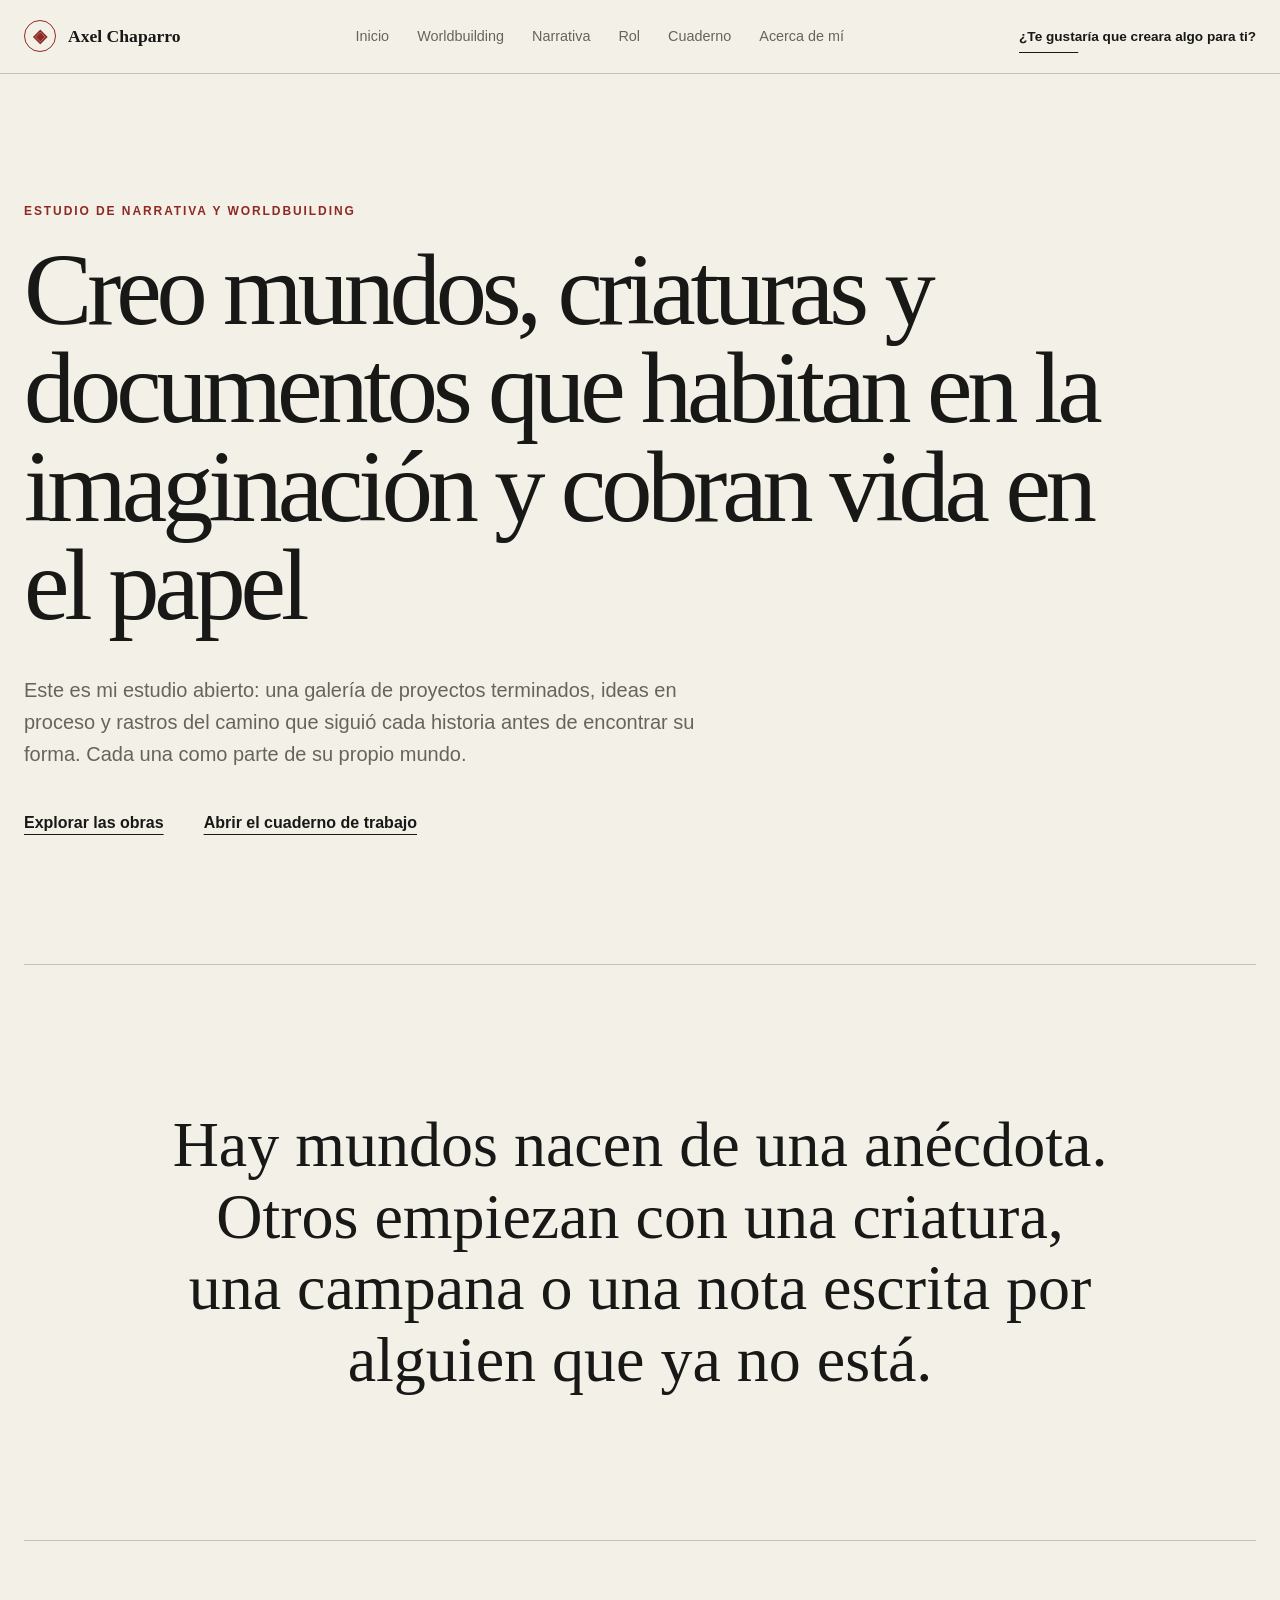
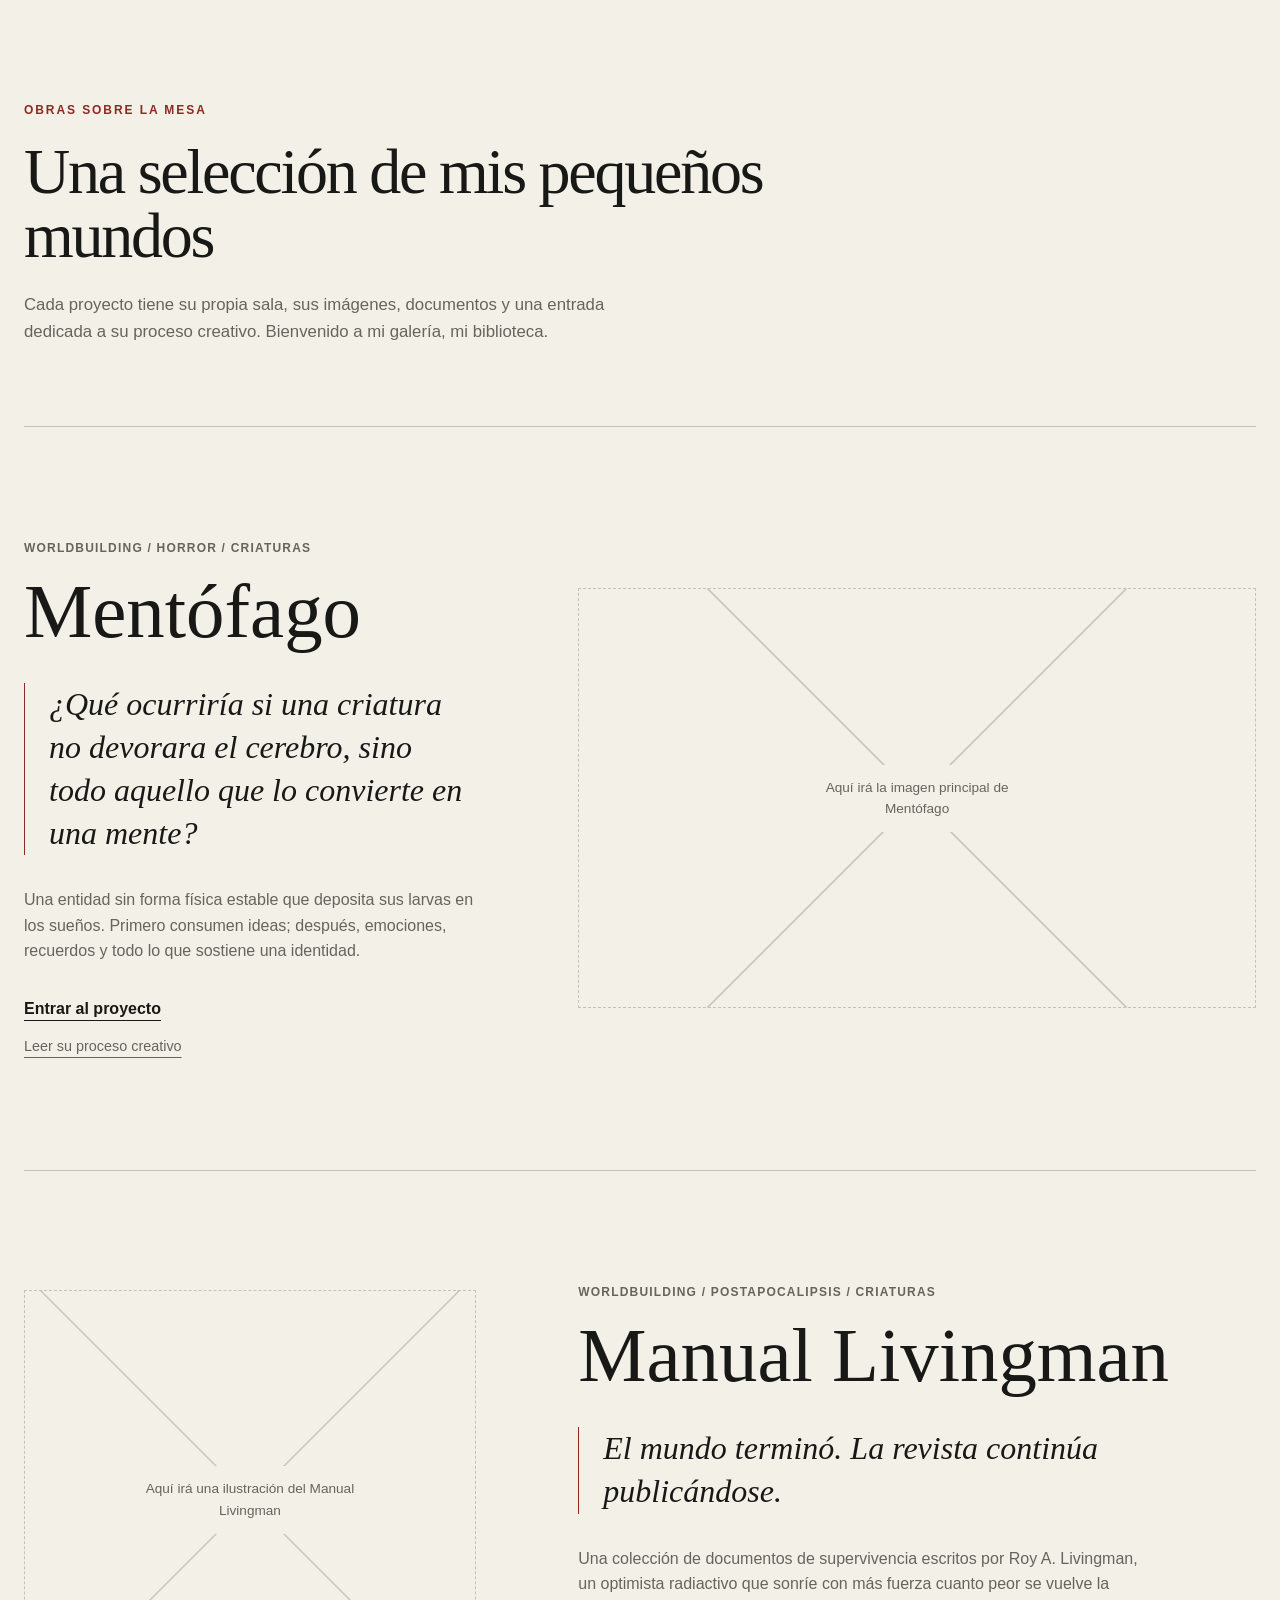
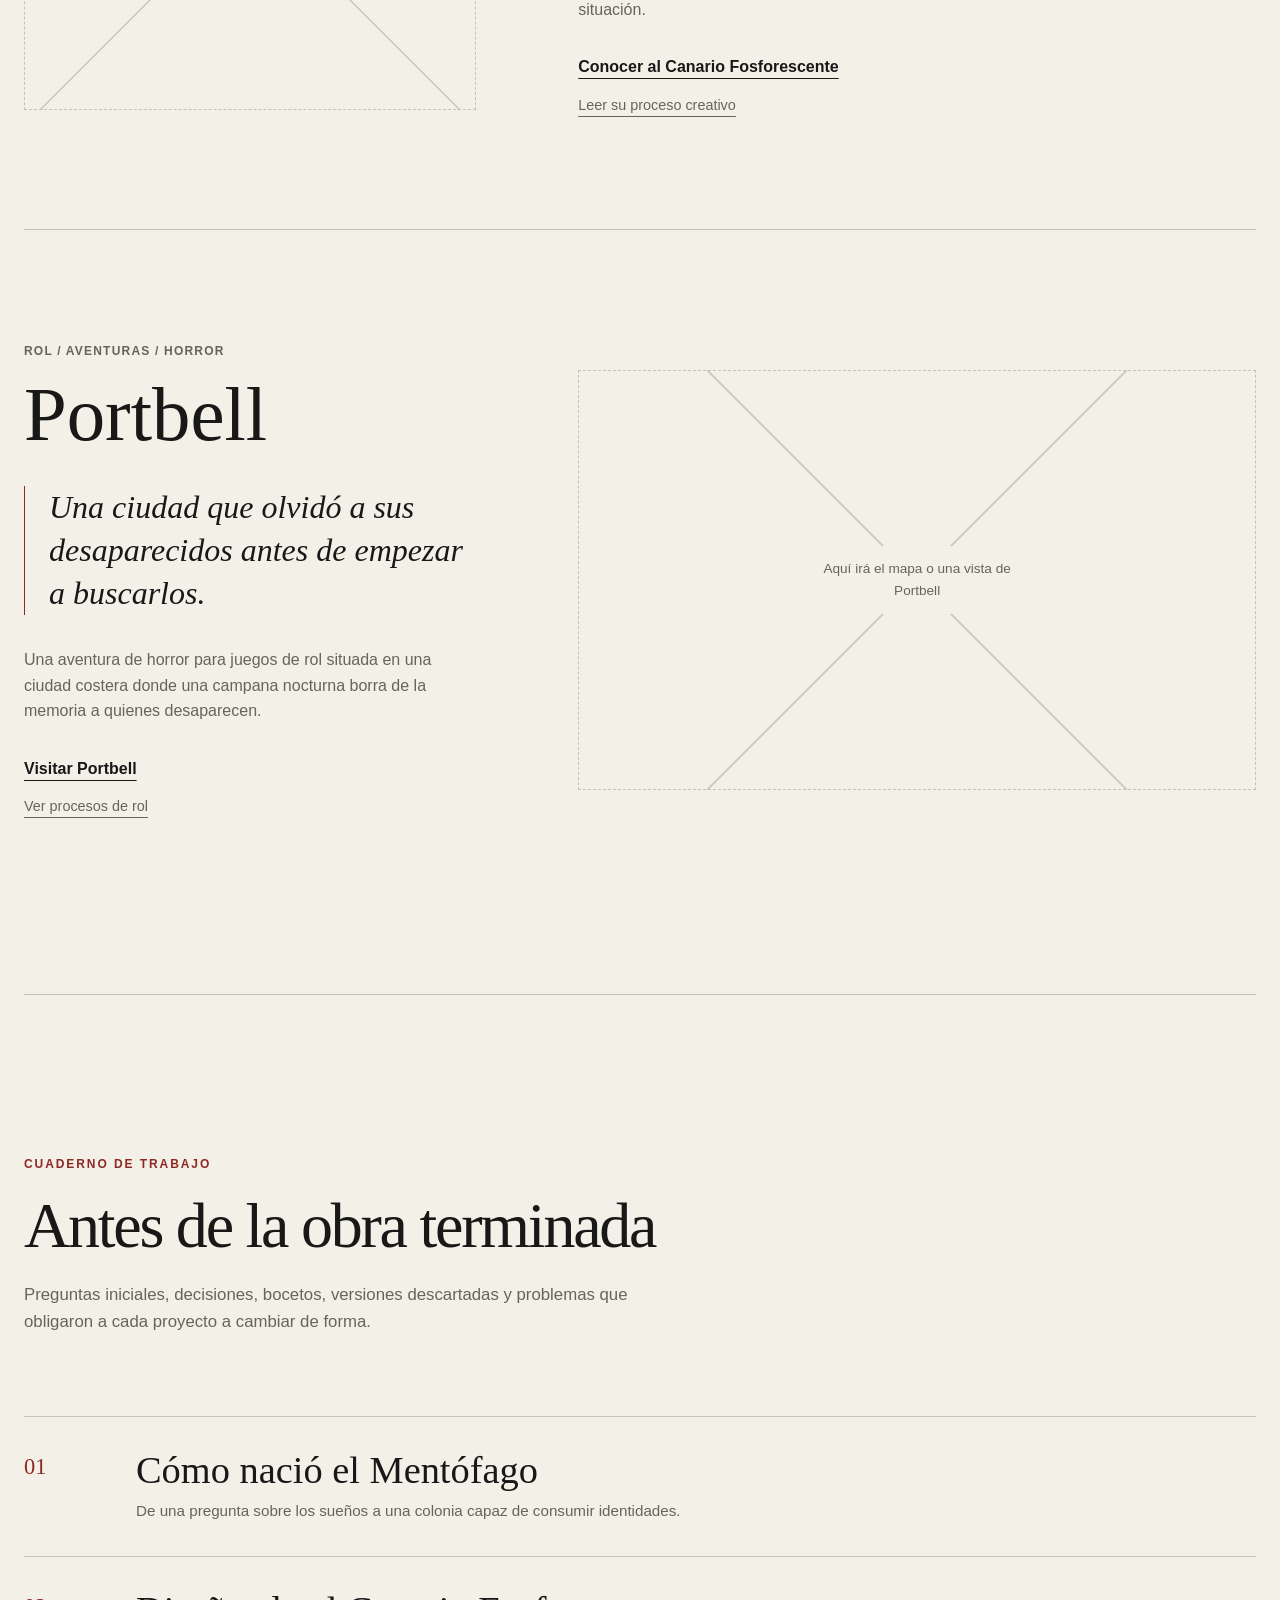
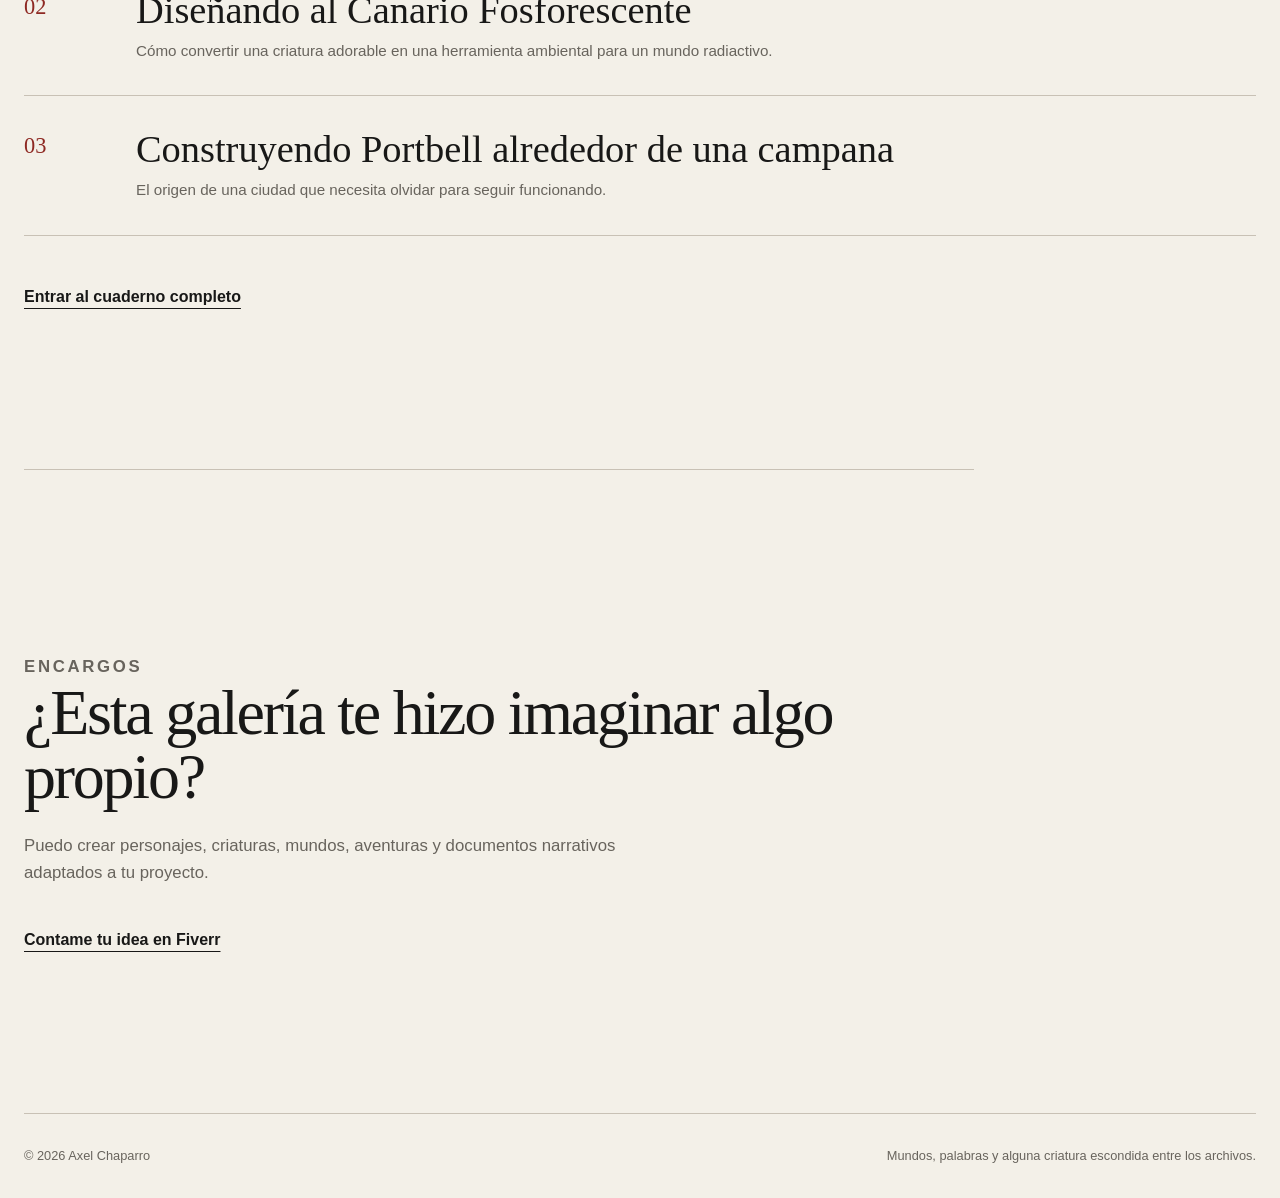
<file: index.html>
<!DOCTYPE html> 
<!-- Documento de HTML Moderno -->

<html lang="es"> 
<!-- Lenguaje de la página, importante para navegadores -->
<head> 
<!-- información que no necesariamente esta dentro de la página -->
  <meta charset="UTF-8">
  <!-- Codificación de Caractéres -->

  <meta
    name="viewport"
    content="width=device-width, initial-scale=1.0"
  > <!-- Forma de Vista y escala -->

  <meta
    name="description"
    content="Galería de arte, narrativa, worldbuilding y proyectos creativos de Axel Chaparro."
  > <!--La descripción para buscadores. -->


  <title>Axel Chaparro | Estudio creativo</title> 
  <!-- Nombre de la Pestaña -->

  <link rel="stylesheet" href="assets/css/main.css">
  <!-- Desde donde cargar los estilos -->
</head>

<body> <!-- Cuerpo de la página -->
  <!-- Encabezado principal -->
  <header class="site-header">
    <a
      class="brand"
      href="./"
      aria-label="Volver a la página principal"
    >
      <span class="brand-mark" aria-hidden="true">◈</span>
      <span>Axel Chaparro</span>
    </a>

    <nav
  class="main-navigation"
  aria-label="Navegación principal"
>
  <a href="./" aria-current="page">Inicio</a>
  <a href="./worldbuilding/">Worldbuilding</a>
  <a href="./narrativa/">Narrativa</a>
  <a href="./rol/">Rol</a>
  <a href="./cuaderno/">Cuaderno</a>
  <a href="./acerca-de-mi/">Acerca de mí</a>
</nav>

    <a
      class="commission-link"
      href="https://es.fiverr.com/dan_chaparro98"
      target="_blank"
      rel="noopener noreferrer"
    >
      ¿Te gustaría que creara algo para ti?
    </a>
  </header>

  <main>
    <!-- Presentación -->
    <section
      class="hero"
      aria-labelledby="hero-title"
    >
      <p class="section-label">
        Estudio de narrativa y worldbuilding
      </p>

      <h1 id="hero-title">
        Creo mundos, criaturas y documentos que habitan en la imaginación y cobran vida en el papel
      </h1>

      <p class="hero-description">
        Este es mi estudio abierto: una galería de proyectos terminados,
        ideas en proceso y rastros del camino que siguió cada historia
        antes de encontrar su forma. Cada una como parte de su propio mundo.
      </p>

      <div class="hero-links">
        <a class="text-link" href="#obras">
          Explorar las obras
        </a>

        <a class="text-link" href="./cuaderno/">
          Abrir el cuaderno de trabajo
        </a>
      </div>
    </section>

    <!-- Frase de identidad -->
    <section class="studio-statement">
      <blockquote>
        <p>
          Hay mundos nacen de una anécdota. Otros empiezan con una
          criatura, una campana o una nota escrita por alguien que ya
          no está.
        </p>
      </blockquote>
    </section>

    <!-- Galería principal -->
    <section
      class="featured-work"
      id="obras"
      aria-labelledby="featured-title"
    >
      <header class="section-heading">
        <p class="section-label">
          Obras sobre la mesa
        </p>

        <h2 id="featured-title">
          Una selección de mis pequeños mundos
        </h2>

        <p>
          Cada proyecto tiene su propia sala, sus imágenes, documentos
          y una entrada dedicada a su proceso creativo. Bienvenido a mi galería,
          mi biblioteca.
        </p>
      </header>

      <!-- Mentófago -->
      <article class="project-feature">
        <div class="project-copy">
          <p class="project-path">
            Worldbuilding / Horror / Criaturas
          </p>

          <h3>Mentófago</h3>

          <blockquote class="project-origin">
            ¿Qué ocurriría si una criatura no devorara el cerebro,
            sino todo aquello que lo convierte en una mente?
          </blockquote>

          <p>
            Una entidad sin forma física estable que deposita sus larvas
            en los sueños. Primero consumen ideas; después, emociones,
            recuerdos y todo lo que sostiene una identidad.
          </p>

          <div class="project-links">
            <a
              class="text-link"
              href="./worldbuilding/horror/criaturas/mentofago/"
            >
              Entrar al proyecto
            </a>

            <a
              class="secondary-link"
              href="./cuaderno/worldbuilding/horror/como-nacio-el-mentofago/"
            >
              Leer su proceso creativo
            </a>
          </div>
        </div>

        <a
          class="project-media"
          href="./worldbuilding/horror/criaturas/mentofago/"
          aria-label="Ver el proyecto Mentófago"
        >
          <span>
            Aquí irá la imagen principal de Mentófago
          </span>
        </a>
      </article>

      <!-- Manual Livingman -->
      <article class="project-feature project-feature--reverse">
        <div class="project-copy">
          <p class="project-path">
            Worldbuilding / Postapocalipsis / Criaturas
          </p>

          <h3>Manual Livingman</h3>

          <blockquote class="project-origin">
            El mundo terminó. La revista continúa publicándose.
          </blockquote>

          <p>
            Una colección de documentos de supervivencia escritos por
            Roy A. Livingman, un optimista radiactivo que sonríe con más
            fuerza cuanto peor se vuelve la situación.
          </p>

          <div class="project-links">
            <a
              class="text-link"
              href="./worldbuilding/postapocalipsis/criaturas/canario-fosforescente/"
            >
              Conocer al Canario Fosforescente
            </a>

            <a
              class="secondary-link"
              href="./cuaderno/worldbuilding/postapocalipsis/creando-el-canario-fosforescente/"
            >
              Leer su proceso creativo
            </a>
          </div>
        </div>

        <a
          class="project-media"
          href="./worldbuilding/postapocalipsis/criaturas/canario-fosforescente/"
          aria-label="Ver el proyecto del Canario Fosforescente"
        >
          <span>
            Aquí irá una ilustración del Manual Livingman
          </span>
        </a>
      </article>

      <!-- Portbell -->
      <article class="project-feature">
        <div class="project-copy">
          <p class="project-path">
            Rol / Aventuras / Horror
          </p>

          <h3>Portbell</h3>

          <blockquote class="project-origin">
            Una ciudad que olvidó a sus desaparecidos antes de empezar
            a buscarlos.
          </blockquote>

          <p>
            Una aventura de horror para juegos de rol situada en una
            ciudad costera donde una campana nocturna borra de la memoria
            a quienes desaparecen.
          </p>

          <div class="project-links">
            <a
              class="text-link"
              href="./rol/aventuras/portbell/"
            >
              Visitar Portbell
            </a>

            <a
              class="secondary-link"
              href="./cuaderno/rol/"
            >
              Ver procesos de rol
            </a>
          </div>
        </div>

        <a
          class="project-media"
          href="./rol/aventuras/portbell/"
          aria-label="Ver el proyecto Portbell"
        >
          <span>
            Aquí irá el mapa o una vista de Portbell
          </span>
        </a>
      </article>
    </section>

    <!-- Cuaderno de trabajo -->
    <section
      class="notebook-preview"
      aria-labelledby="notebook-title"
    >
      <header class="section-heading">
        <p class="section-label">
          Cuaderno de trabajo
        </p>

        <h2 id="notebook-title">
          Antes de la obra terminada
        </h2>

        <p>
          Preguntas iniciales, decisiones, bocetos, versiones descartadas
          y problemas que obligaron a cada proyecto a cambiar de forma.
        </p>
      </header>

      <ol class="notebook-list">
        <li>
          <a href="./cuaderno/worldbuilding/horror/como-nacio-el-mentofago/">
            <span class="notebook-number">01</span>

            <span class="notebook-entry">
              <strong>Cómo nació el Mentófago</strong>
              <small>
                De una pregunta sobre los sueños a una colonia capaz de
                consumir identidades.
              </small>
            </span>
          </a>
        </li>

        <li>
          <a href="./cuaderno/worldbuilding/postapocalipsis/creando-el-canario-fosforescente/">
            <span class="notebook-number">02</span>

            <span class="notebook-entry">
              <strong>Diseñando al Canario Fosforescente</strong>
              <small>
                Cómo convertir una criatura adorable en una herramienta
                ambiental para un mundo radiactivo.
              </small>
            </span>
          </a>
        </li>

        <li>
          <a href="./cuaderno/rol/">
            <span class="notebook-number">03</span>

            <span class="notebook-entry">
              <strong>Construyendo Portbell alrededor de una campana</strong>
              <small>
                El origen de una ciudad que necesita olvidar para seguir
                funcionando.
              </small>
            </span>
          </a>
        </li>
      </ol>

      <a class="text-link" href="./cuaderno/">
        Entrar al cuaderno completo
      </a>
    </section>

    <!-- Invitación final -->
    <section class="closing-invitation">
      <p class="section-label">
        Encargos
      </p>

      <h2>
        ¿Esta galería te hizo imaginar algo propio?
      </h2>

      <p>
        Puedo crear personajes, criaturas, mundos, aventuras y documentos
        narrativos adaptados a tu proyecto.
      </p>

      <a
        class="text-link"
        href="https://www.fiverr.com/TU-USUARIO"
        target="_blank"
        rel="noopener noreferrer"
      >
        Contame tu idea en Fiverr
      </a>
    </section>
  </main>

  <footer class="site-footer">
    <p>
      © <span data-current-year></span> Axel Chaparro
    </p>

    <p>
      Mundos, palabras y alguna criatura escondida entre los archivos.
    </p>
  </footer>

  <script src="assets/js/main.js"></script>
</body>
</html>
</file>
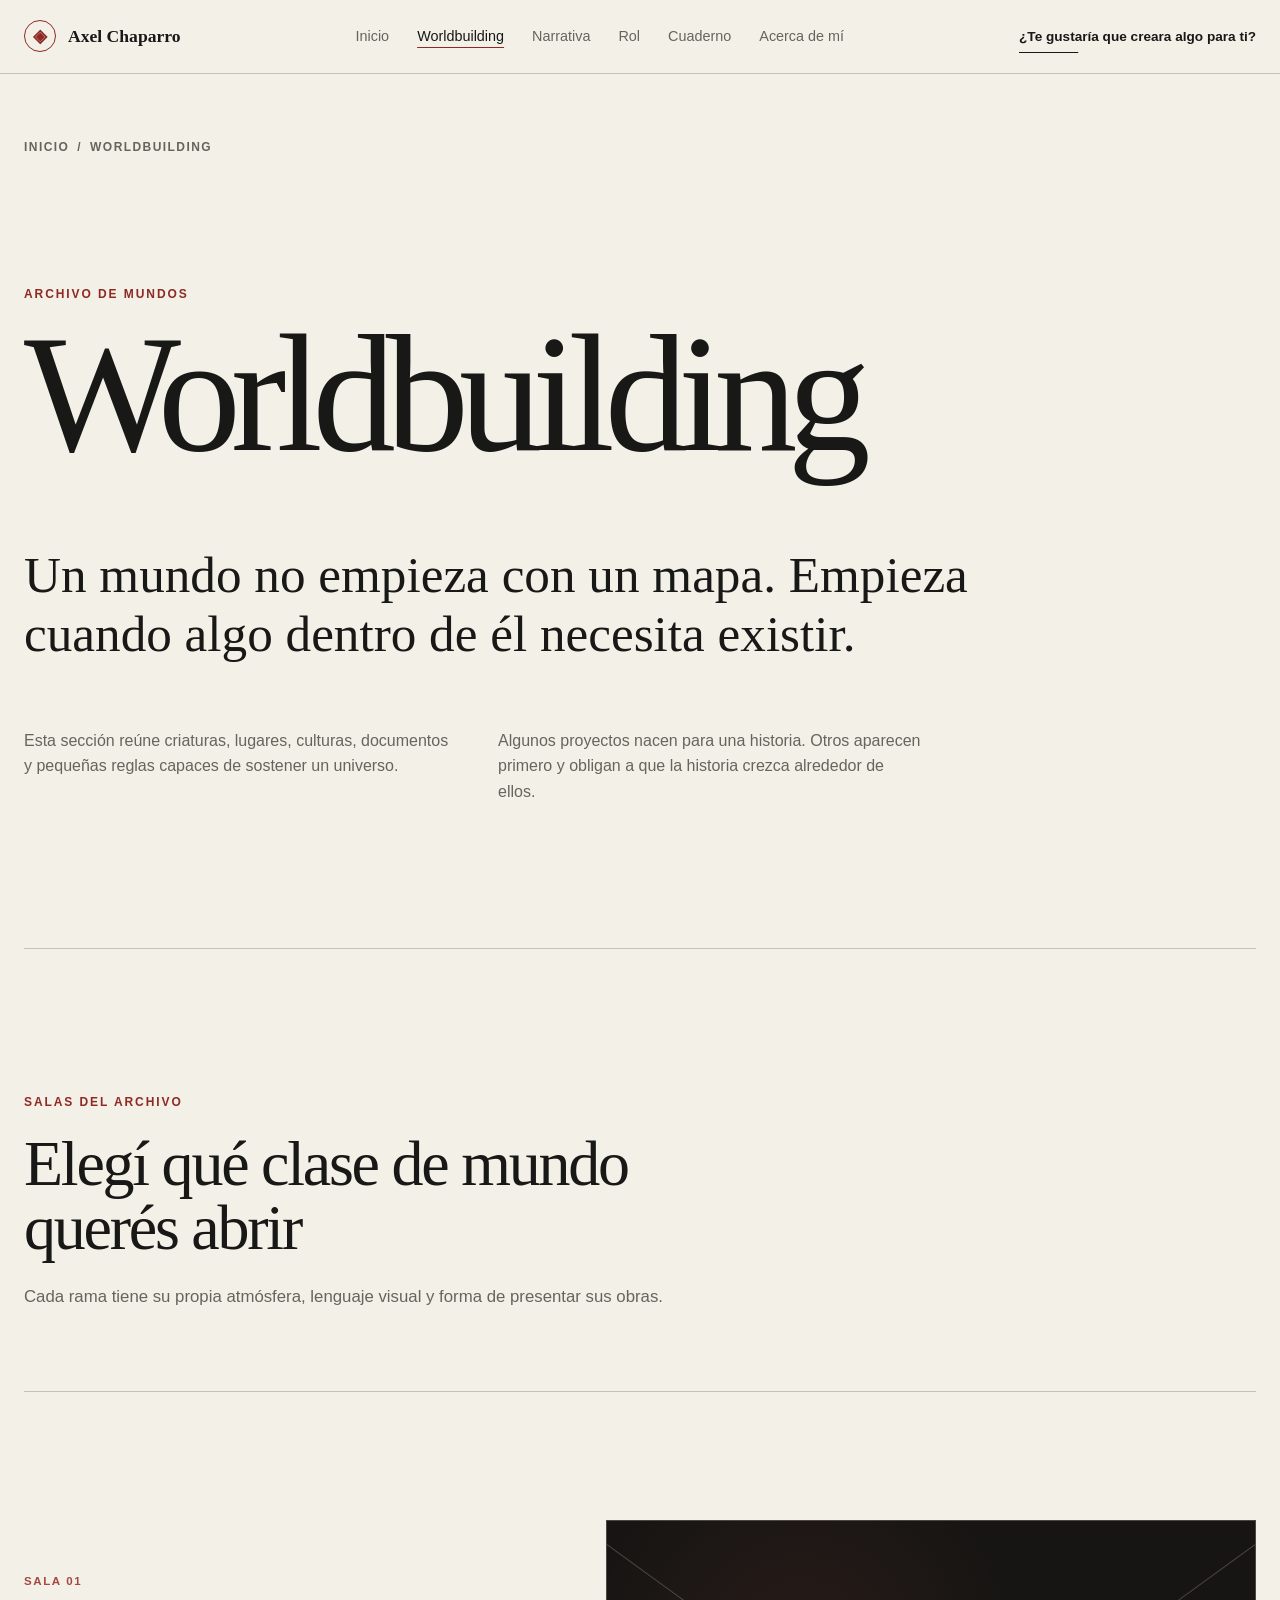
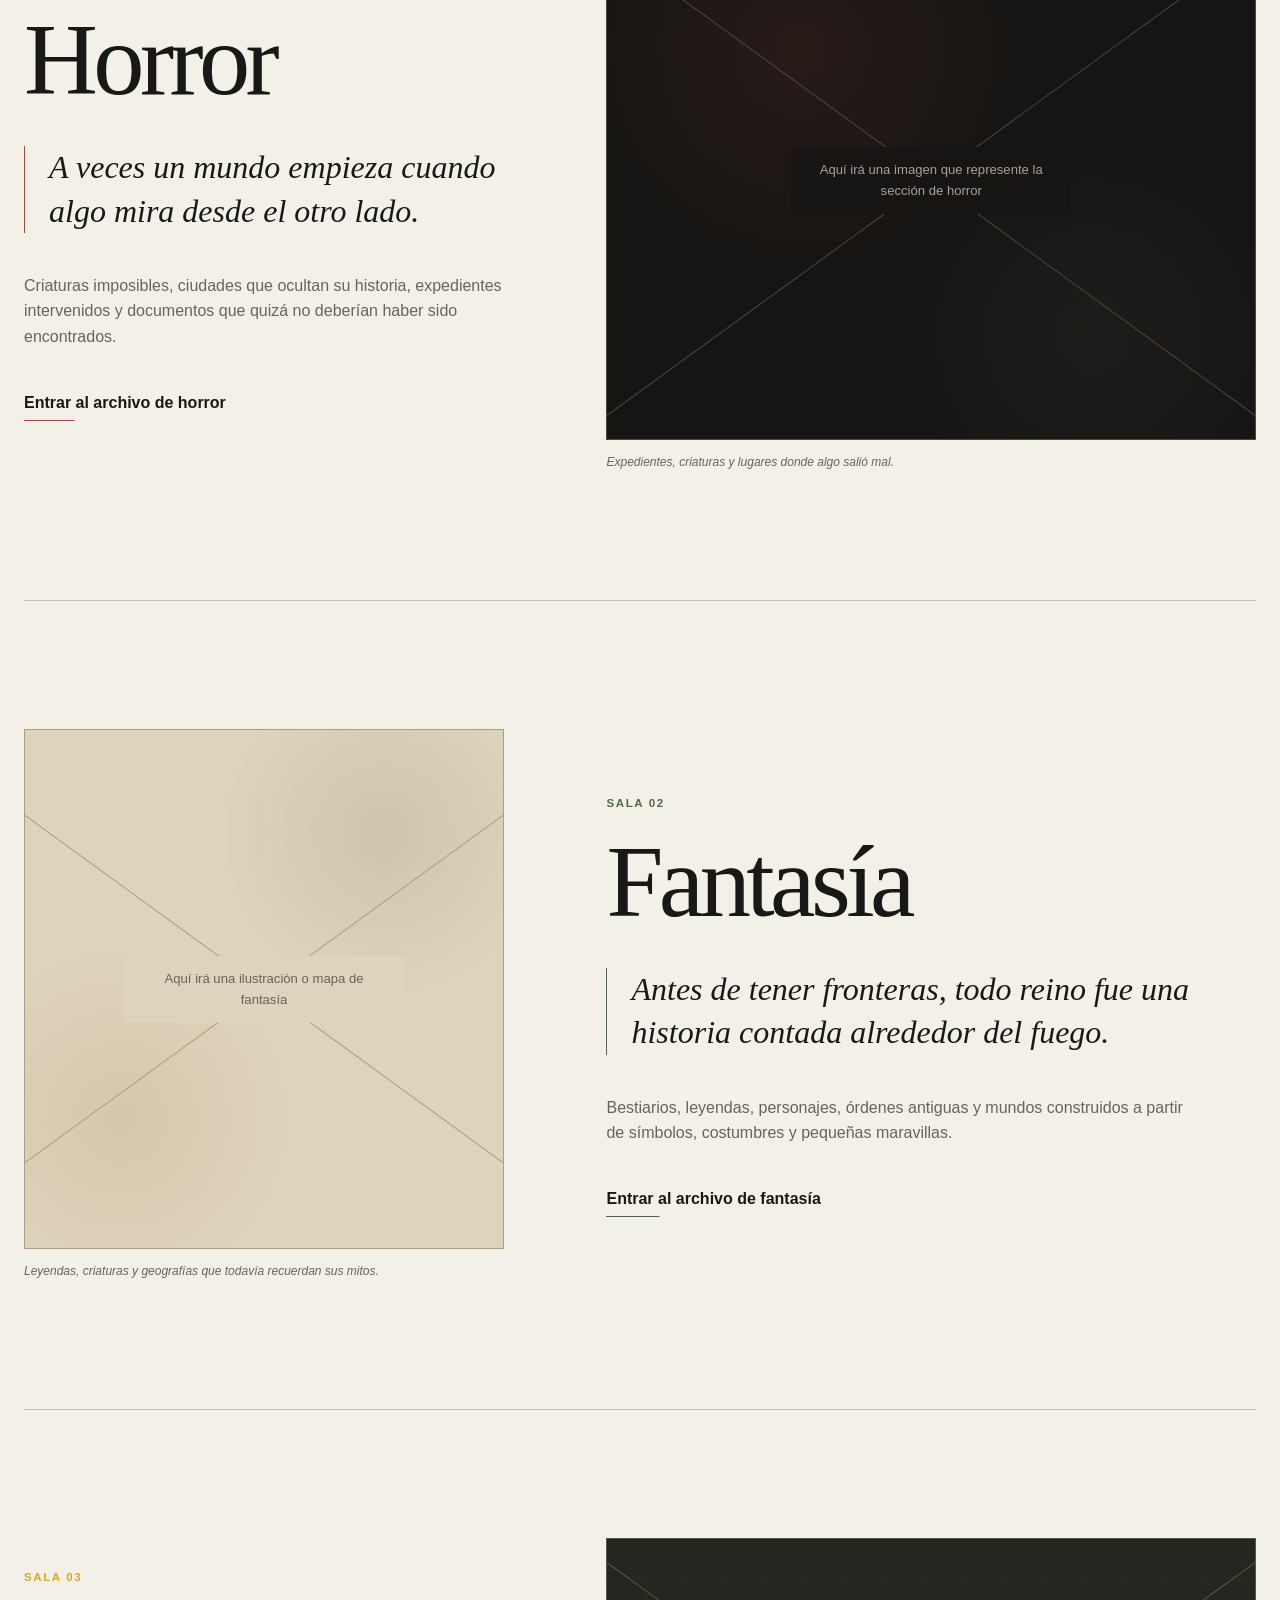
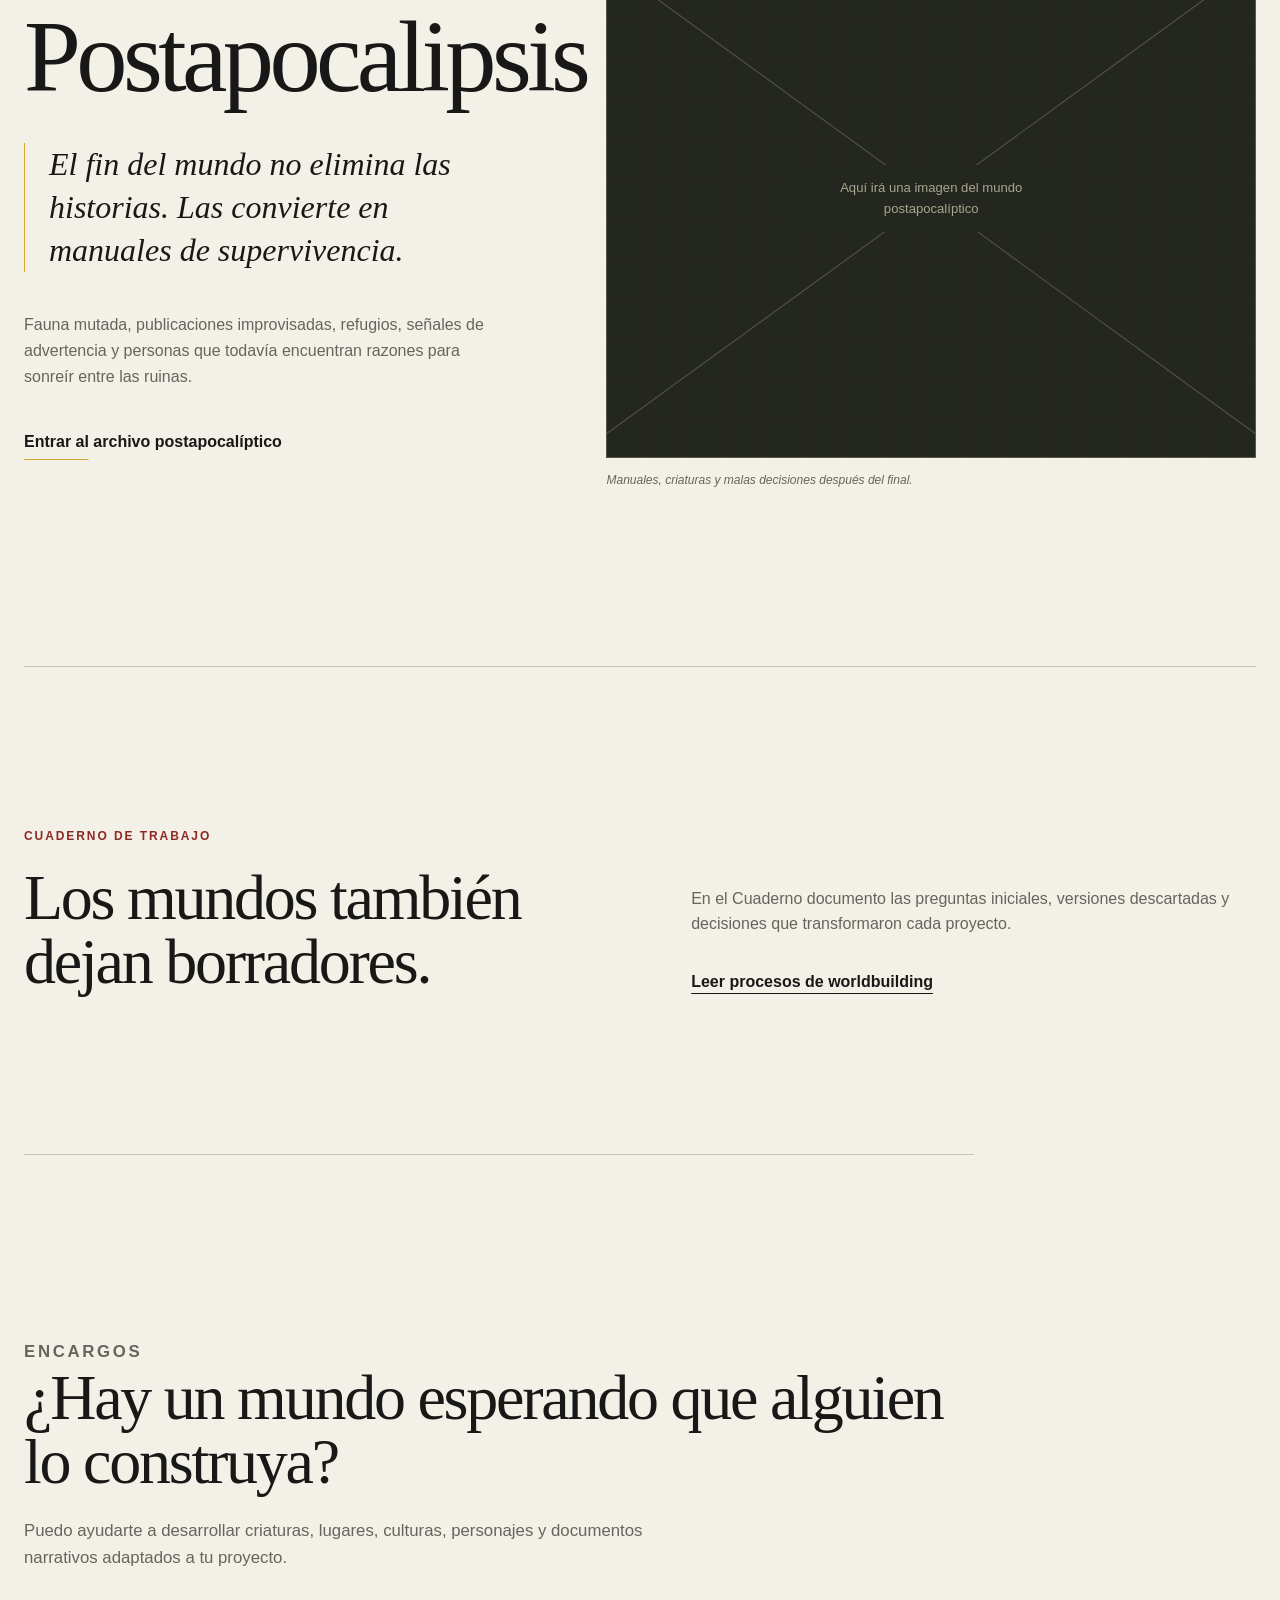
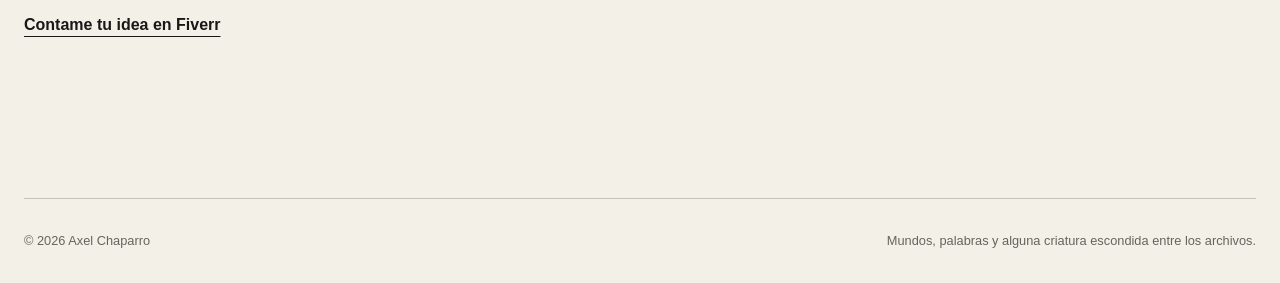
<file: worldbuilding/index.html>
<!DOCTYPE html>
<html lang="es">
<head>
  <meta charset="UTF-8">

  <meta
    name="viewport"
    content="width=device-width, initial-scale=1.0"
  >

  <meta
    name="description"
    content="Galería de mundos, criaturas, lugares y documentos creados por Axel Chaparro."
  >

  <title>Worldbuilding | Axel Chaparro</title>

  <!-- Estilos generales de todo el sitio -->
  <link rel="stylesheet" href="../assets/css/main.css">

  <!-- Estilos específicos para páginas de galerías -->
  <link rel="stylesheet" href="../assets/css/gallery.css">
</head>

<body>
  <!-- Encabezado compartido con el resto del sitio -->
  <header class="site-header">
    <a
      class="brand"
      href="../"
      aria-label="Volver a la página principal"
    >
      <span class="brand-mark" aria-hidden="true">◈</span>
      <span>Axel Chaparro</span>
    </a>

    <nav
      class="main-navigation"
      aria-label="Navegación principal"
    >
      <a href="../">Inicio</a>
      <a href="./" aria-current="page">Worldbuilding</a>
      <a href="../narrativa/">Narrativa</a>
      <a href="../rol/">Rol</a>
      <a href="../cuaderno/">Cuaderno</a>
      <a href="../acerca-de-mi/">Acerca de mí</a>
    </nav>

    <!-- Copiá aquí el mismo enlace de Fiverr que ya funciona en la portada -->
    <a
      class="commission-link"
      href="TU-ENLACE-DE-FIVERR"
      target="_blank"
      rel="noopener noreferrer"
    >
      ¿Te gustaría que creara algo para ti?
    </a>
  </header>

  <main class="gallery-page">
    <!-- Ruta de navegación -->
    <nav
      class="breadcrumb"
      aria-label="Ruta de navegación"
    >
      <a href="../">Inicio</a>
      <span aria-hidden="true">/</span>
      <span aria-current="page">Worldbuilding</span>
    </nav>

    <!-- Presentación principal -->
    <section
      class="gallery-intro"
      aria-labelledby="worldbuilding-title"
    >
      <p class="section-label">
        Archivo de mundos
      </p>

      <h1 id="worldbuilding-title">
        Worldbuilding
      </h1>

      <blockquote>
        <p>
          Un mundo no empieza con un mapa. Empieza cuando algo dentro
          de él necesita existir.
        </p>
      </blockquote>

      <div class="gallery-intro__description">
        <p>
          Esta sección reúne criaturas, lugares, culturas, documentos
          y pequeñas reglas capaces de sostener un universo.
        </p>

        <p>
          Algunos proyectos nacen para una historia. Otros aparecen
          primero y obligan a que la historia crezca alrededor de ellos.
        </p>
      </div>
    </section>

    <!-- Entrada a las distintas ambientaciones -->
    <section
      class="world-sections"
      aria-labelledby="world-sections-title"
    >
      <header class="section-heading">
        <p class="section-label">
          Salas del archivo
        </p>

        <h2 id="world-sections-title">
          Elegí qué clase de mundo querés abrir
        </h2>

        <p>
          Cada rama tiene su propia atmósfera, lenguaje visual y forma
          de presentar sus obras.
        </p>
      </header>

      <!-- Horror -->
      <article class="world-entry world-entry--horror">
        <div class="world-entry__copy">
          <p class="world-entry__number">Sala 01</p>

          <h3>Horror</h3>

          <blockquote>
            A veces un mundo empieza cuando algo mira desde el otro lado.
          </blockquote>

          <p>
            Criaturas imposibles, ciudades que ocultan su historia,
            expedientes intervenidos y documentos que quizá no deberían
            haber sido encontrados.
          </p>

          <a class="world-entry__link" href="./horror/">
            Entrar al archivo de horror
          </a>
        </div>

        <figure class="world-entry__visual">
          <div class="world-entry__placeholder">
            <span>
              Aquí irá una imagen que represente la sección de horror
            </span>
          </div>

          <figcaption>
            Expedientes, criaturas y lugares donde algo salió mal.
          </figcaption>
        </figure>
      </article>

      <!-- Fantasía -->
      <article class="world-entry world-entry--fantasia">
        <div class="world-entry__copy">
          <p class="world-entry__number">Sala 02</p>

          <h3>Fantasía</h3>

          <blockquote>
            Antes de tener fronteras, todo reino fue una historia contada
            alrededor del fuego.
          </blockquote>

          <p>
            Bestiarios, leyendas, personajes, órdenes antiguas y mundos
            construidos a partir de símbolos, costumbres y pequeñas
            maravillas.
          </p>

          <a class="world-entry__link" href="./fantasia/">
            Entrar al archivo de fantasía
          </a>
        </div>

        <figure class="world-entry__visual">
          <div class="world-entry__placeholder">
            <span>
              Aquí irá una ilustración o mapa de fantasía
            </span>
          </div>

          <figcaption>
            Leyendas, criaturas y geografías que todavía recuerdan sus mitos.
          </figcaption>
        </figure>
      </article>

      <!-- Postapocalipsis -->
      <article class="world-entry world-entry--postapocalipsis">
        <div class="world-entry__copy">
          <p class="world-entry__number">Sala 03</p>

          <h3>Postapocalipsis</h3>

          <blockquote>
            El fin del mundo no elimina las historias. Las convierte
            en manuales de supervivencia.
          </blockquote>

          <p>
            Fauna mutada, publicaciones improvisadas, refugios, señales
            de advertencia y personas que todavía encuentran razones
            para sonreír entre las ruinas.
          </p>

          <a class="world-entry__link" href="./postapocalipsis/">
            Entrar al archivo postapocalíptico
          </a>
        </div>

        <figure class="world-entry__visual">
          <div class="world-entry__placeholder">
            <span>
              Aquí irá una imagen del mundo postapocalíptico
            </span>
          </div>

          <figcaption>
            Manuales, criaturas y malas decisiones después del final.
          </figcaption>
        </figure>
      </article>
    </section>

    <!-- Puente hacia el Cuaderno -->
    <section class="gallery-notebook">
      <div>
        <p class="section-label">
          Cuaderno de trabajo
        </p>

        <h2>
          Los mundos también dejan borradores.
        </h2>
      </div>

      <div class="gallery-notebook__copy">
        <p>
          En el Cuaderno documento las preguntas iniciales, versiones
          descartadas y decisiones que transformaron cada proyecto.
        </p>

        <a class="text-link" href="../cuaderno/worldbuilding/">
          Leer procesos de worldbuilding
        </a>
      </div>
    </section>

    <!-- Invitación comercial -->
    <section class="closing-invitation">
      <p class="section-label">
        Encargos
      </p>

      <h2>
        ¿Hay un mundo esperando que alguien lo construya?
      </h2>

      <p>
        Puedo ayudarte a desarrollar criaturas, lugares, culturas,
        personajes y documentos narrativos adaptados a tu proyecto.
      </p>

      <a
        class="text-link"
        href="https://es.fiverr.com/dan_chaparro98"
        target="_blank"
        rel="noopener noreferrer"
      >
        Contame tu idea en Fiverr
      </a>
    </section>
  </main>

  <footer class="site-footer">
    <p>
      © <span data-current-year></span> Axel Chaparro
    </p>

    <p>
      Mundos, palabras y alguna criatura escondida entre los archivos.
    </p>
  </footer>

  <script src="../assets/js/main.js"></script>
</body>
</html>
</file>
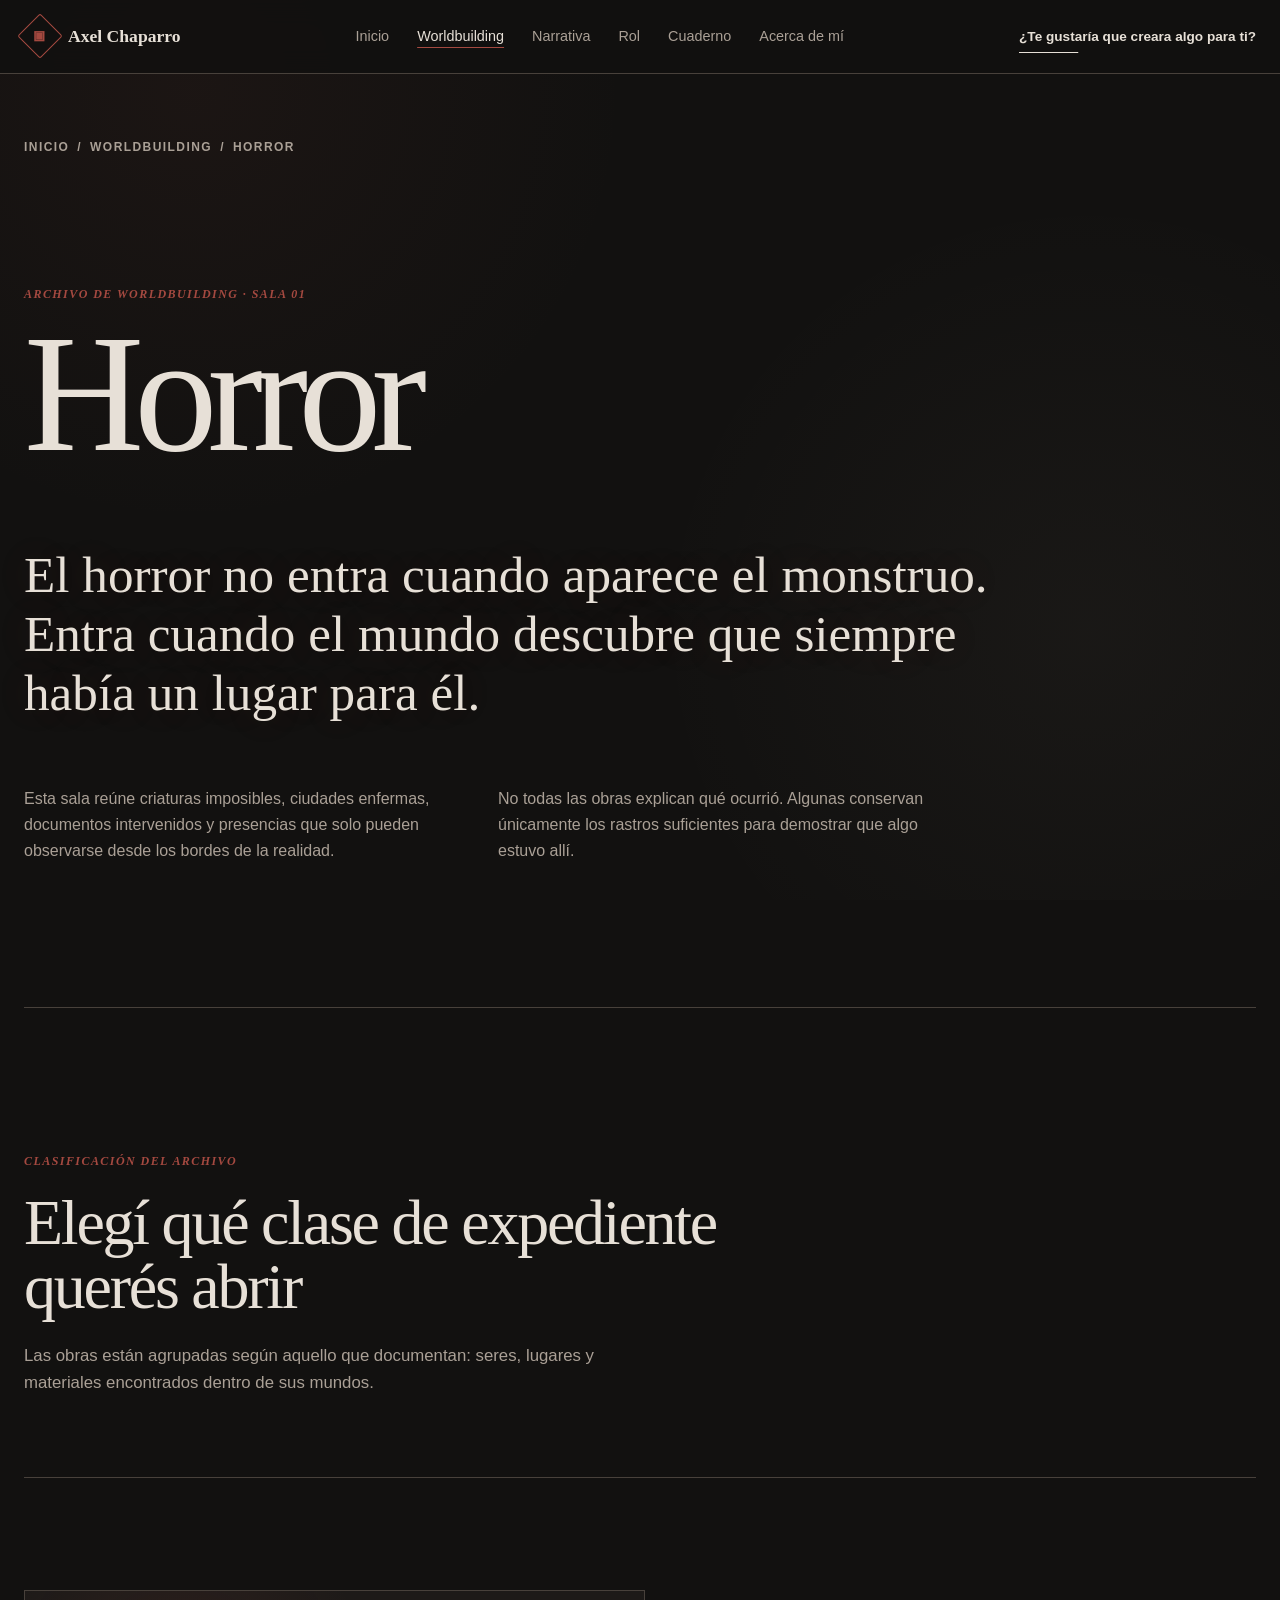
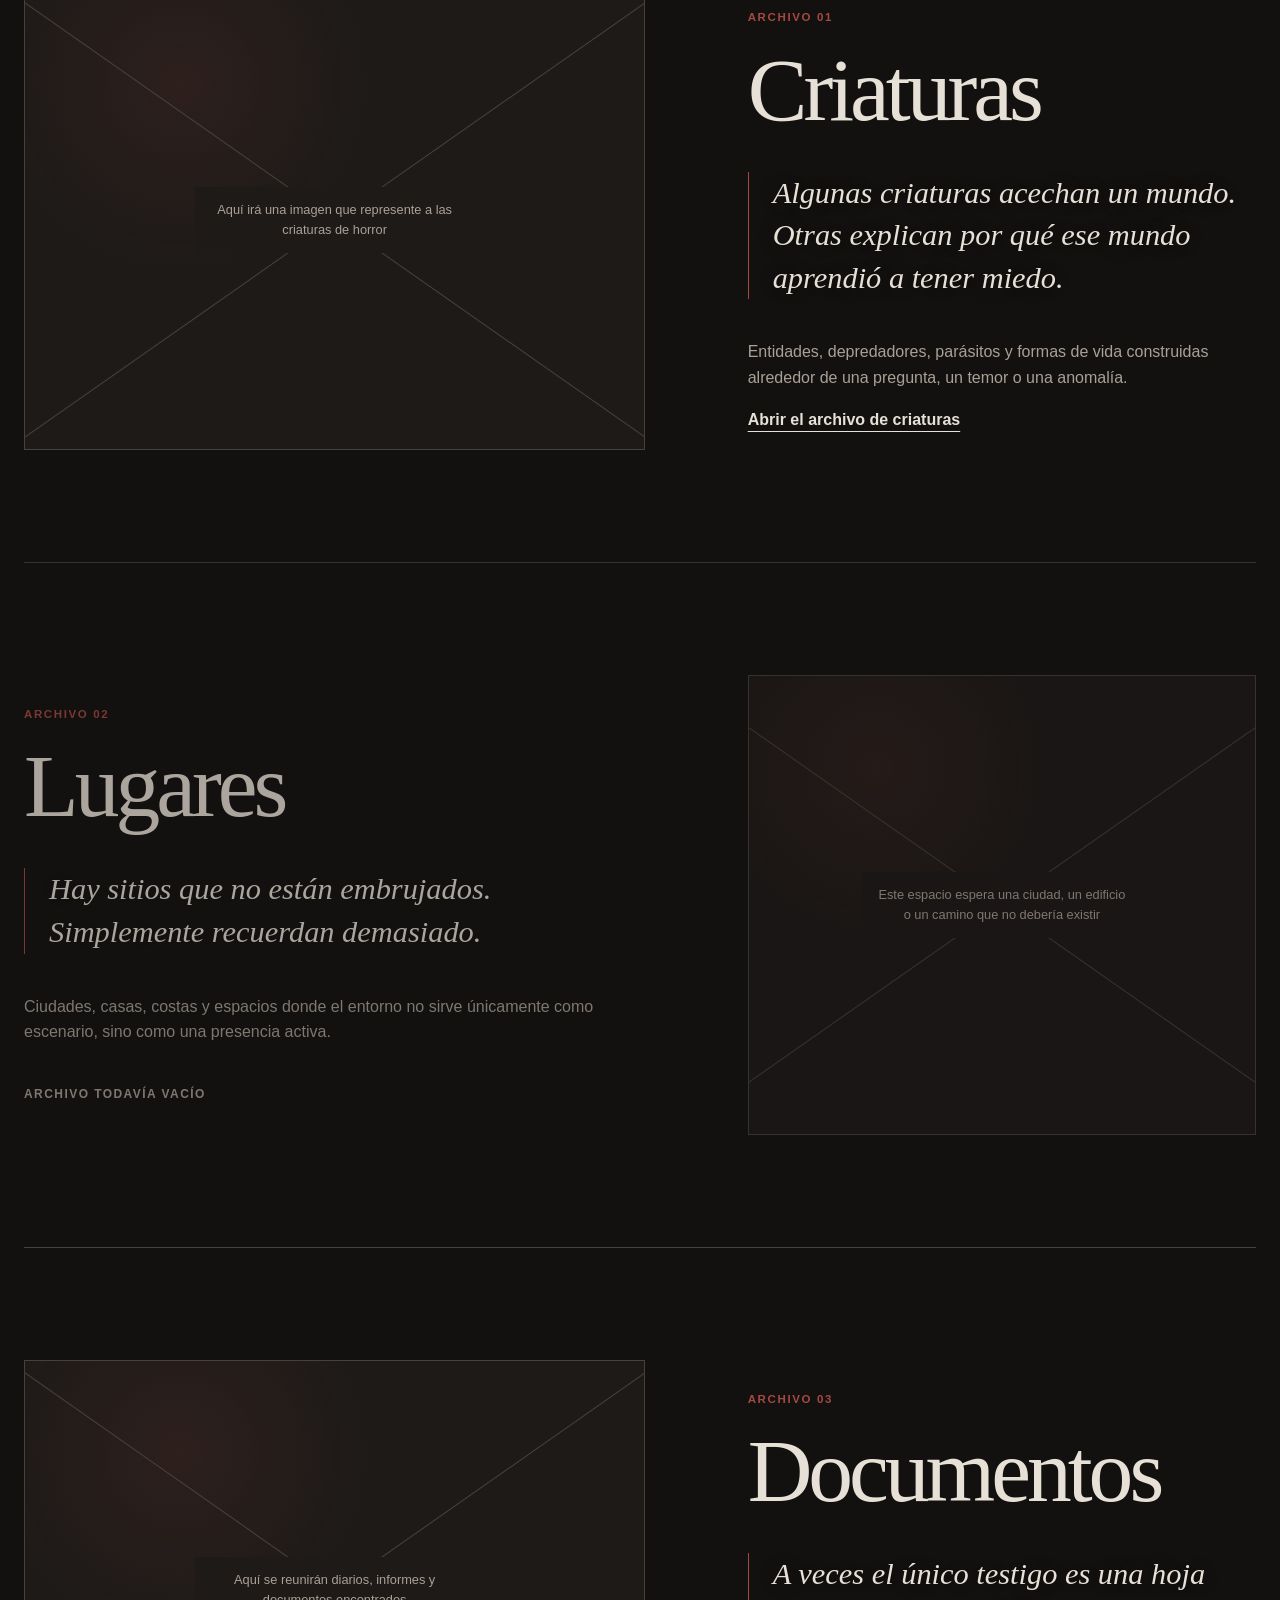
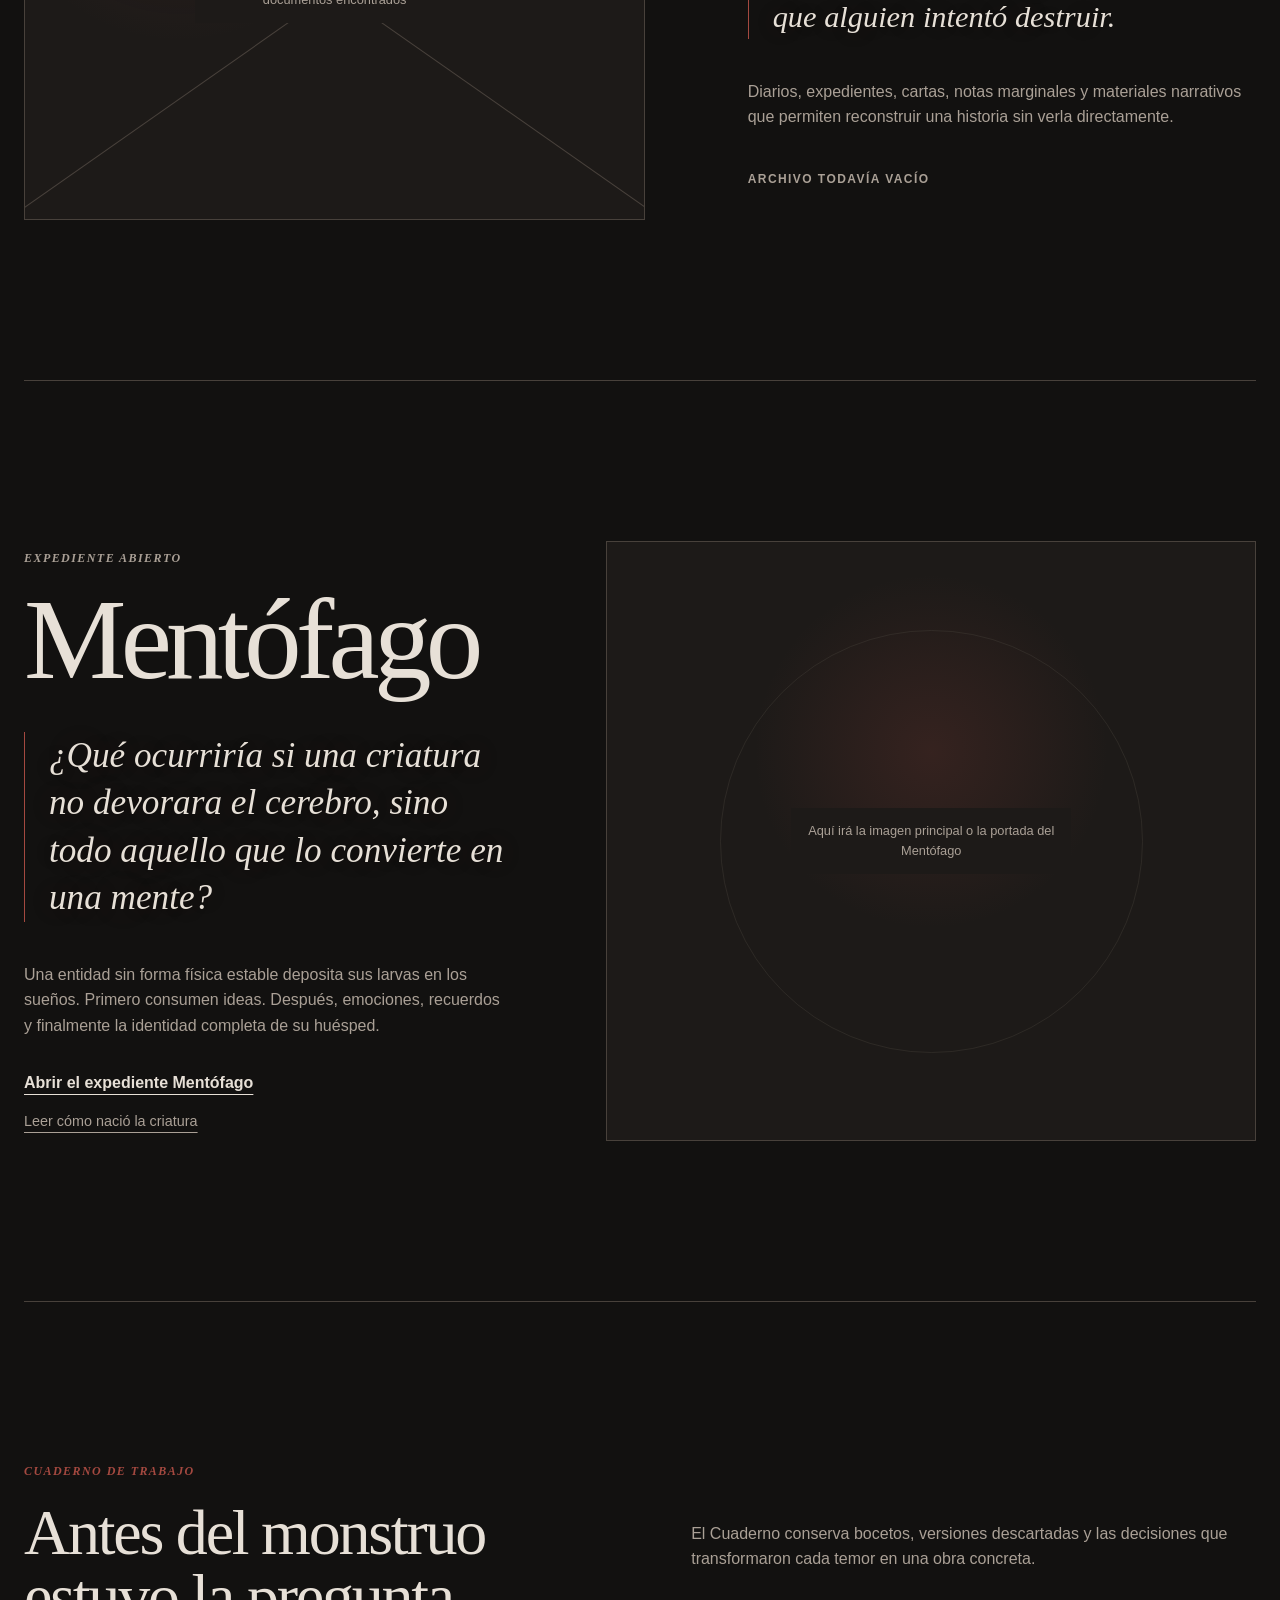
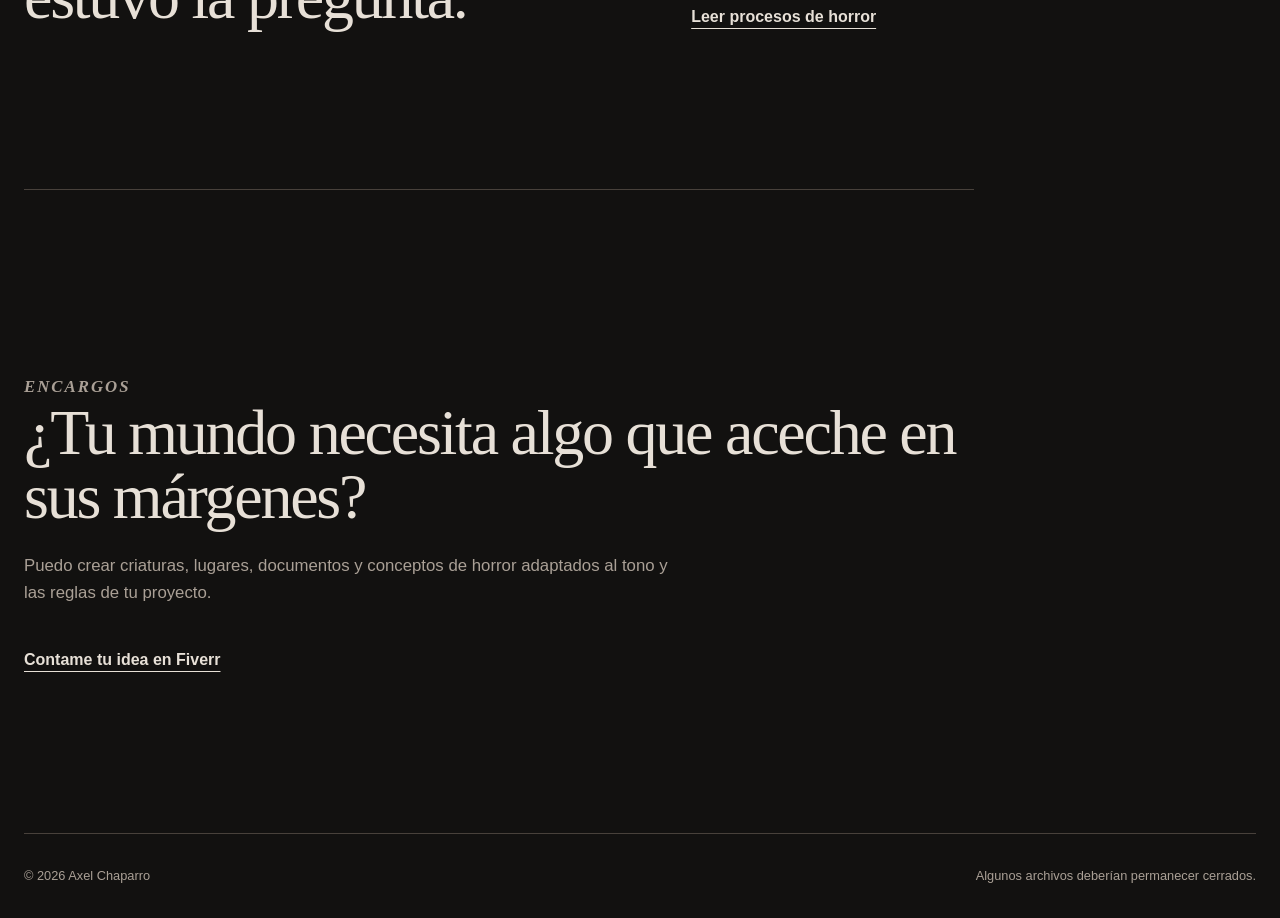
<file: worldbuilding/horror/index.html>
<!DOCTYPE html>
<html lang="es">
<head>
  <meta charset="UTF-8">

  <meta
    name="viewport"
    content="width=device-width, initial-scale=1.0"
  >

  <meta
    name="description"
    content="Galería de criaturas, lugares y documentos de horror creados por Axel Chaparro."
  >

  <title>Horror | Worldbuilding de Axel Chaparro</title>

  <!-- Base compartida por toda la web -->
  <link rel="stylesheet" href="../../assets/css/main.css">

  <!-- Estructura de las páginas de galería -->
  <link rel="stylesheet" href="../../assets/css/gallery.css">

  <!-- Ambientación específica de Horror -->
  <link
    rel="stylesheet"
    href="../../assets/css/themes/horror.css"
  >
</head>

<body class="theme-horror">
  <header class="site-header">
    <a
      class="brand"
      href="../../"
      aria-label="Volver a la página principal"
    >
      <span class="brand-mark" aria-hidden="true">◈</span>
      <span>Axel Chaparro</span>
    </a>

    <nav
      class="main-navigation"
      aria-label="Navegación principal"
    >
      <a href="../../">Inicio</a>

      <a href="../" aria-current="page">
        Worldbuilding
      </a>

      <a href="../../narrativa/">Narrativa</a>
      <a href="../../rol/">Rol</a>
      <a href="../../cuaderno/">Cuaderno</a>
      <a href="../../acerca-de-mi/">Acerca de mí</a>
    </nav>

    <!-- Usá aquí el mismo enlace de Fiverr que ya funciona -->
    <a
      class="commission-link"
      href="TU-ENLACE-DE-FIVERR"
      target="_blank"
      rel="noopener noreferrer"
    >
      ¿Te gustaría que creara algo para ti?
    </a>
  </header>

  <main class="gallery-page">
    <!-- Indica en qué parte de la galería estamos -->
    <nav
      class="breadcrumb"
      aria-label="Ruta de navegación"
    >
      <a href="../../">Inicio</a>
      <span aria-hidden="true">/</span>

      <a href="../">Worldbuilding</a>
      <span aria-hidden="true">/</span>

      <span aria-current="page">Horror</span>
    </nav>

    <!-- Presentación de la sección -->
    <section
      class="gallery-intro"
      aria-labelledby="horror-title"
    >
      <p class="section-label">
        Archivo de Worldbuilding · Sala 01
      </p>

      <h1 id="horror-title">
        Horror
      </h1>

      <blockquote>
        <p>
          El horror no entra cuando aparece el monstruo. Entra cuando
          el mundo descubre que siempre había un lugar para él.
        </p>
      </blockquote>

      <div class="gallery-intro__description">
        <p>
          Esta sala reúne criaturas imposibles, ciudades enfermas,
          documentos intervenidos y presencias que solo pueden
          observarse desde los bordes de la realidad.
        </p>

        <p>
          No todas las obras explican qué ocurrió. Algunas conservan
          únicamente los rastros suficientes para demostrar que algo
          estuvo allí.
        </p>
      </div>
    </section>

    <!-- Categorías dentro de Horror -->
    <section
      class="archive-index"
      aria-labelledby="archive-title"
    >
      <header class="section-heading">
        <p class="section-label">
          Clasificación del archivo
        </p>

        <h2 id="archive-title">
          Elegí qué clase de expediente querés abrir
        </h2>

        <p>
          Las obras están agrupadas según aquello que documentan:
          seres, lugares y materiales encontrados dentro de sus mundos.
        </p>
      </header>

      <!-- Categoría activa: Criaturas -->
      <article class="archive-entry">
        <a
          class="archive-entry__visual"
          href="./criaturas/"
          aria-label="Entrar a la galería de criaturas de horror"
        >
          <span>
            Aquí irá una imagen que represente a las criaturas de horror
          </span>
        </a>

        <div class="archive-entry__copy">
          <p class="archive-entry__number">
            Archivo 01
          </p>

          <h3>Criaturas</h3>

          <blockquote>
            Algunas criaturas acechan un mundo. Otras explican por qué
            ese mundo aprendió a tener miedo.
          </blockquote>

          <p>
            Entidades, depredadores, parásitos y formas de vida
            construidas alrededor de una pregunta, un temor o una
            anomalía.
          </p>

          <a class="text-link" href="./criaturas/">
            Abrir el archivo de criaturas
          </a>
        </div>
      </article>

      <!-- Categoría futura: Lugares -->
      <article class="archive-entry archive-entry--pending">
        <div class="archive-entry__visual" aria-hidden="true">
          <span>
            Este espacio espera una ciudad, un edificio o un camino
            que no debería existir
          </span>
        </div>

        <div class="archive-entry__copy">
          <p class="archive-entry__number">
            Archivo 02
          </p>

          <h3>Lugares</h3>

          <blockquote>
            Hay sitios que no están embrujados. Simplemente recuerdan
            demasiado.
          </blockquote>

          <p>
            Ciudades, casas, costas y espacios donde el entorno no sirve
            únicamente como escenario, sino como una presencia activa.
          </p>

          <span class="archive-entry__status">
            Archivo todavía vacío
          </span>
        </div>
      </article>

      <!-- Categoría futura: Documentos -->
      <article class="archive-entry">
        <div class="archive-entry__visual" aria-hidden="true">
          <span>
            Aquí se reunirán diarios, informes y documentos encontrados
          </span>
        </div>

        <div class="archive-entry__copy">
          <p class="archive-entry__number">
            Archivo 03
          </p>

          <h3>Documentos</h3>

          <blockquote>
            A veces el único testigo es una hoja que alguien intentó
            destruir.
          </blockquote>

          <p>
            Diarios, expedientes, cartas, notas marginales y materiales
            narrativos que permiten reconstruir una historia sin verla
            directamente.
          </p>

          <span class="archive-entry__status">
            Archivo todavía vacío
          </span>
        </div>
      </article>
    </section>

    <!-- Proyecto destacado -->
    <section
      class="featured-dossier"
      aria-labelledby="dossier-title"
    >
      <div class="featured-dossier__copy">
        <p class="section-label">
          Expediente abierto
        </p>

        <h2 id="dossier-title">
          Mentófago
        </h2>

        <blockquote>
          ¿Qué ocurriría si una criatura no devorara el cerebro, sino
          todo aquello que lo convierte en una mente?
        </blockquote>

        <p>
          Una entidad sin forma física estable deposita sus larvas en
          los sueños. Primero consumen ideas. Después, emociones,
          recuerdos y finalmente la identidad completa de su huésped.
        </p>

        <div class="featured-dossier__links">
          <a
            class="text-link"
            href="./criaturas/mentofago/"
          >
            Abrir el expediente Mentófago
          </a>

          <a
            class="secondary-link"
            href="../../cuaderno/worldbuilding/horror/como-nacio-el-mentofago/"
          >
            Leer cómo nació la criatura
          </a>
        </div>
      </div>

      <a
        class="featured-dossier__visual"
        href="./criaturas/mentofago/"
        aria-label="Abrir el proyecto Mentófago"
      >
        <span>
          Aquí irá la imagen principal o la portada del Mentófago
        </span>
      </a>
    </section>

    <!-- Acceso al proceso creativo -->
    <section class="gallery-notebook">
      <div>
        <p class="section-label">
          Cuaderno de trabajo
        </p>

        <h2>
          Antes del monstruo estuvo la pregunta.
        </h2>
      </div>

      <div class="gallery-notebook__copy">
        <p>
          El Cuaderno conserva bocetos, versiones descartadas y las
          decisiones que transformaron cada temor en una obra concreta.
        </p>

        <a
          class="text-link"
          href="../../cuaderno/worldbuilding/horror/"
        >
          Leer procesos de horror
        </a>
      </div>
    </section>

    <!-- Invitación a Fiverr -->
    <section class="closing-invitation">
      <p class="section-label">
        Encargos
      </p>

      <h2>
        ¿Tu mundo necesita algo que aceche en sus márgenes?
      </h2>

      <p>
        Puedo crear criaturas, lugares, documentos y conceptos de horror
        adaptados al tono y las reglas de tu proyecto.
      </p>

      <a
        class="text-link"
        href="https://es.fiverr.com/dan_chaparro98"
        target="_blank"
        rel="noopener noreferrer"
      >
        Contame tu idea en Fiverr
      </a>
    </section>
  </main>

  <footer class="site-footer">
    <p>
      © <span data-current-year></span> Axel Chaparro
    </p>

    <p>
      Algunos archivos deberían permanecer cerrados.
    </p>
  </footer>

  <script src="../../assets/js/main.js"></script>
</body>
</html>
</file>
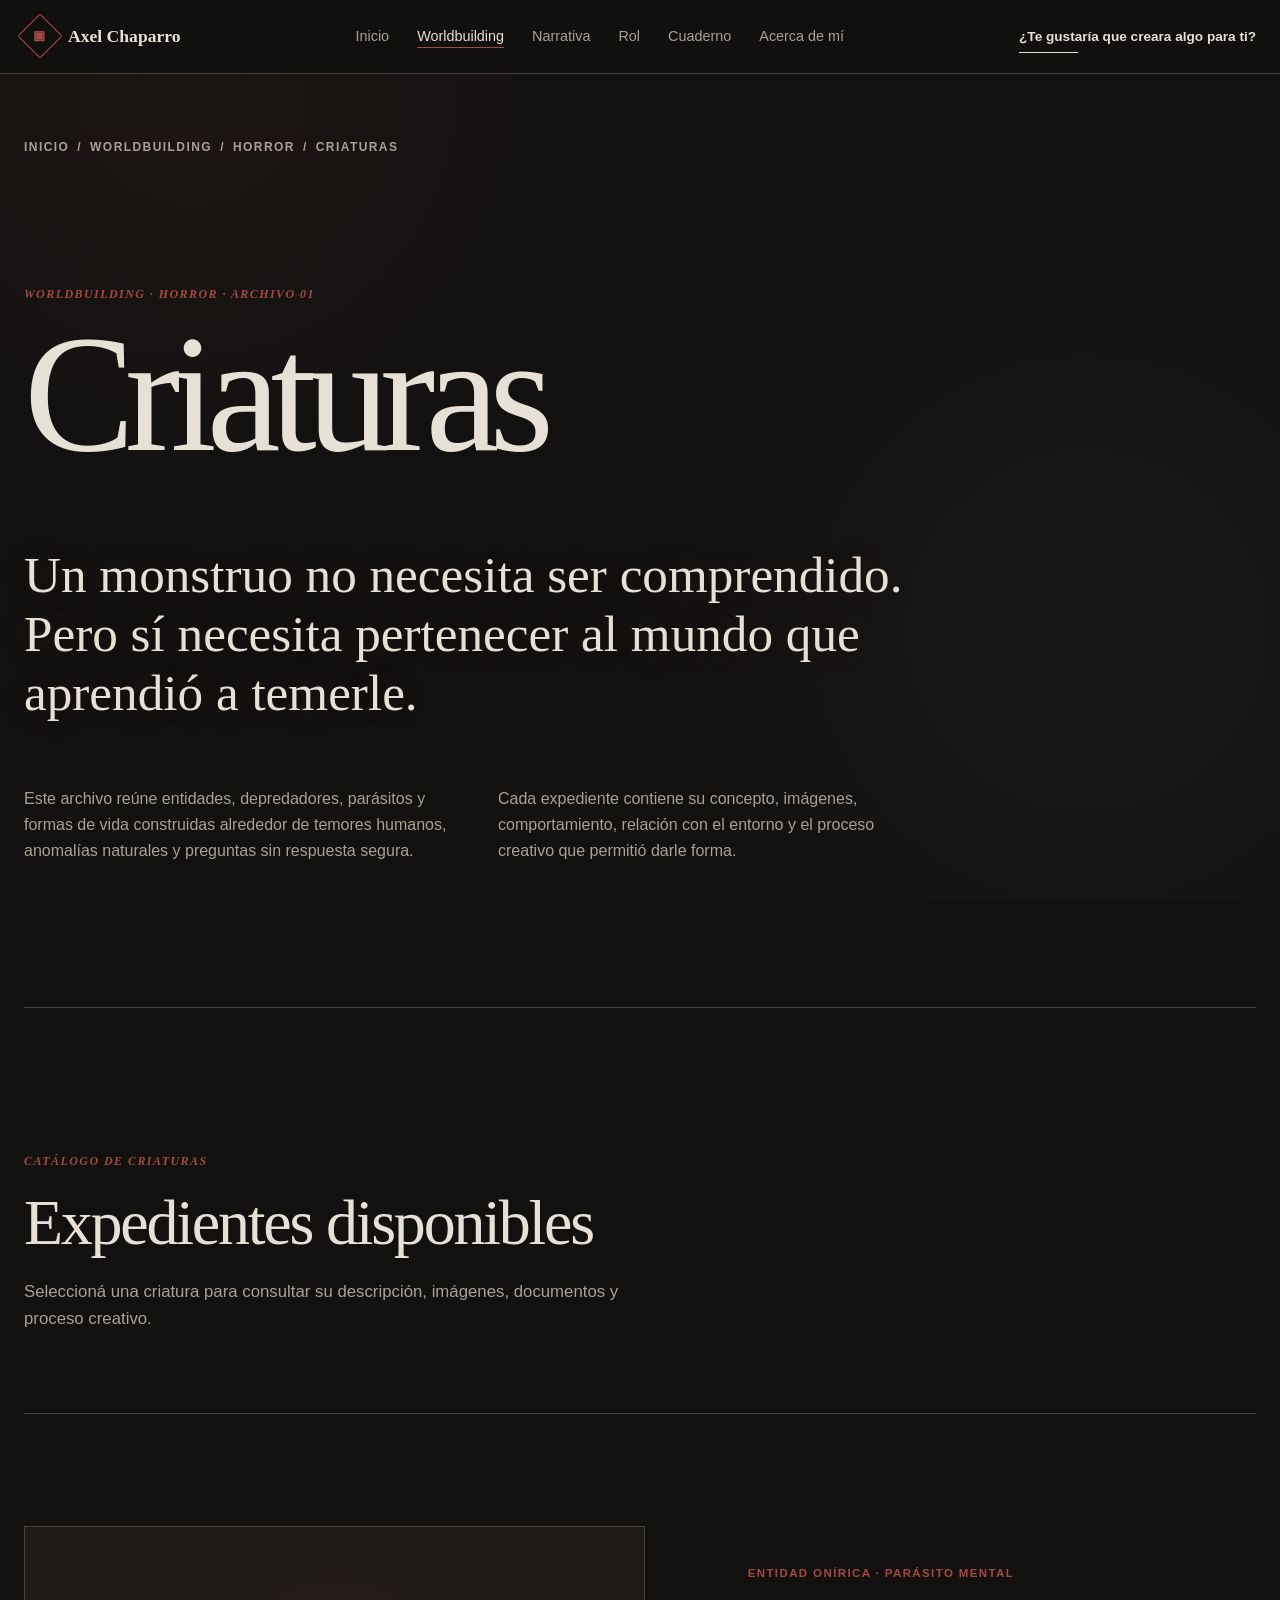
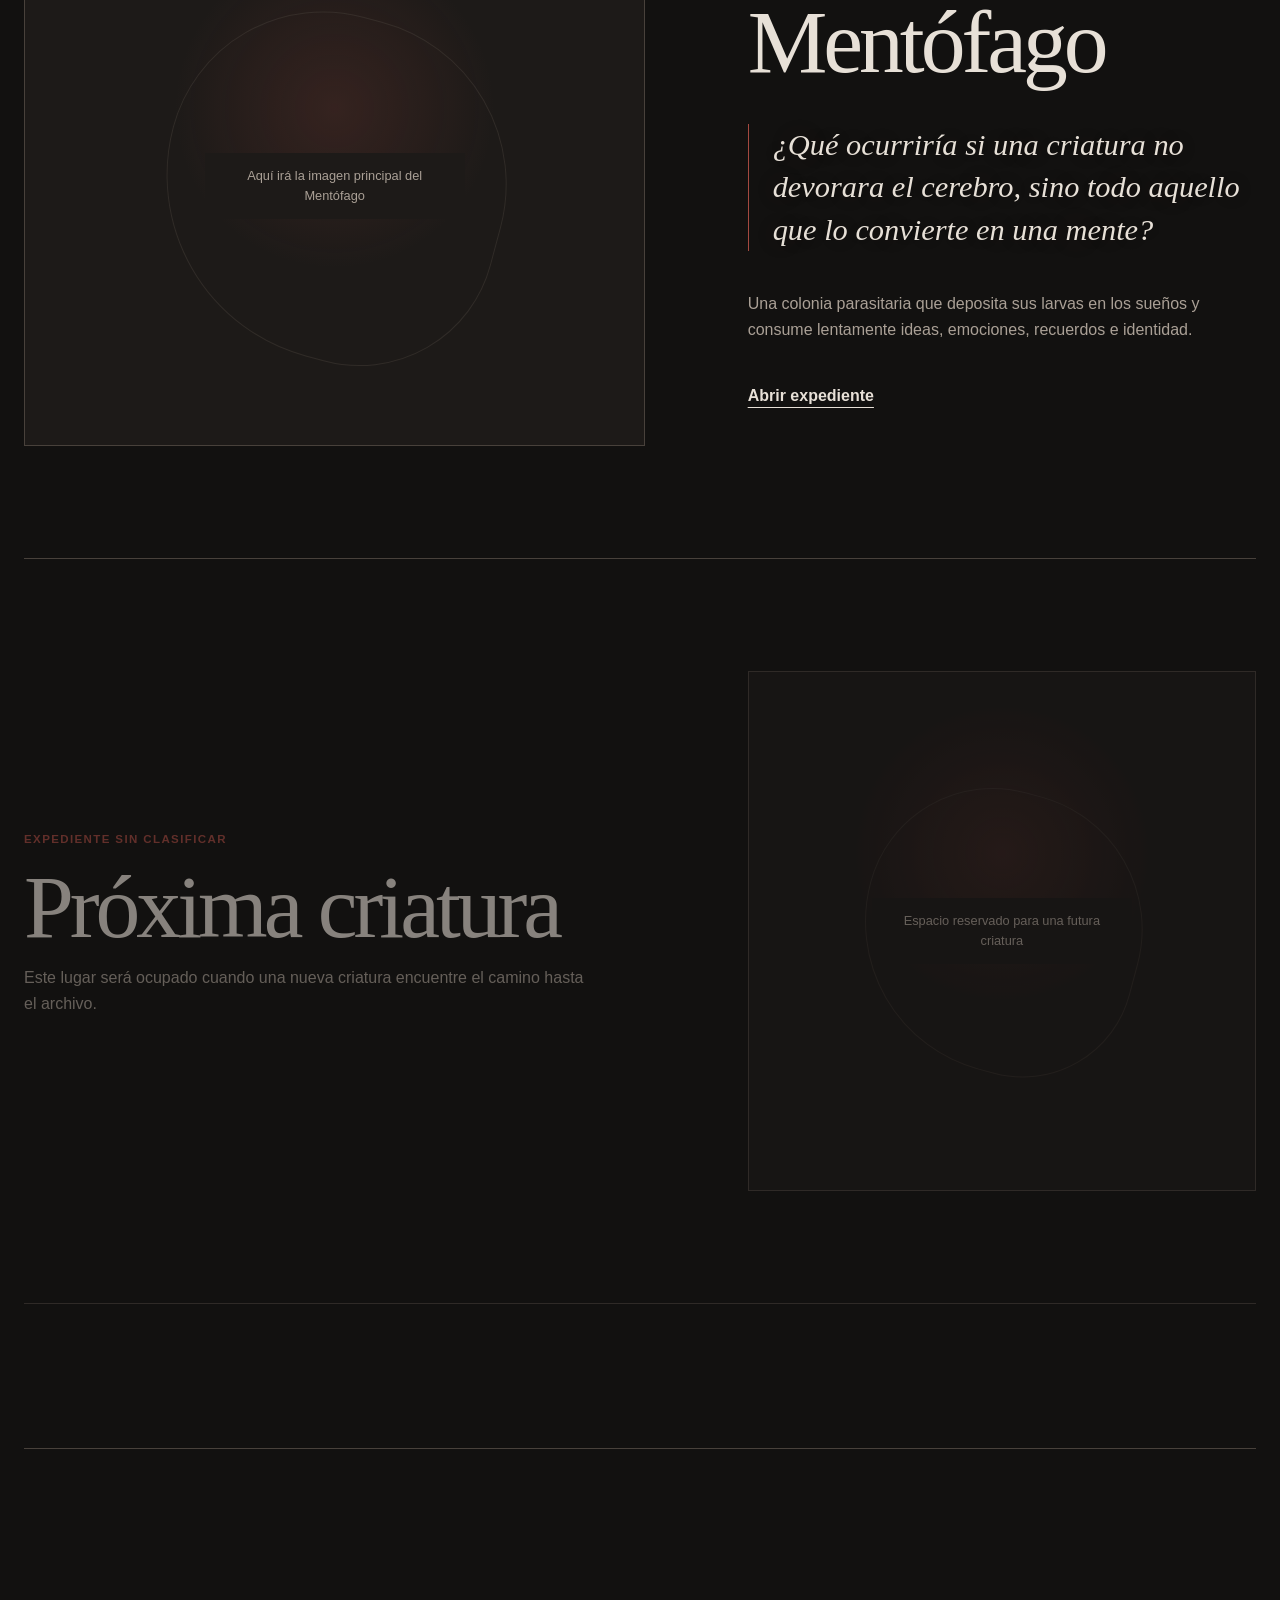
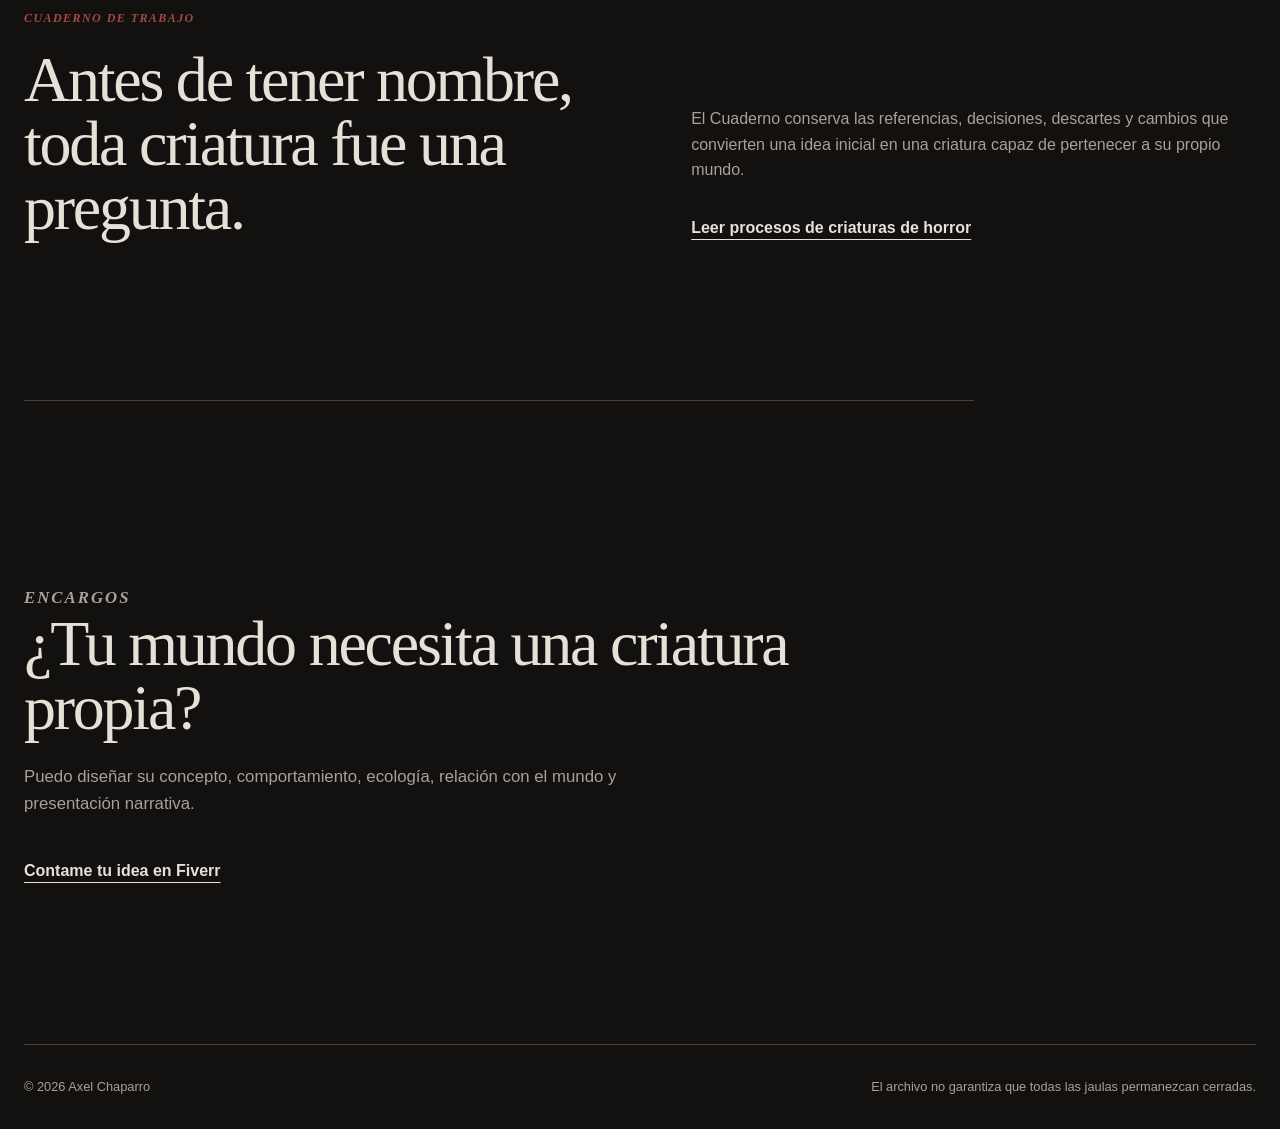
<file: worldbuilding/horror/criaturas/index.html>
<!DOCTYPE html>
<html lang="es">
<head>
  <meta charset="UTF-8">

  <meta
    name="viewport"
    content="width=device-width, initial-scale=1.0"
  >

  <meta
    name="description"
    content="Archivo de criaturas de horror creadas por Axel Chaparro."
  >

  <title>Criaturas de horror | Axel Chaparro</title>

  <!-- Base general del sitio -->
  <link rel="stylesheet" href="../../../assets/css/main.css">

  <!-- Estructura para páginas de galerías -->
  <link rel="stylesheet" href="../../../assets/css/gallery.css">

  <!-- Ambientación de horror -->
  <link
    rel="stylesheet"
    href="../../../assets/css/themes/horror.css"
  >
</head>

<body class="theme-horror">
  <header class="site-header">
    <a
      class="brand"
      href="../../../"
      aria-label="Volver a la página principal"
    >
      <span class="brand-mark" aria-hidden="true">◈</span>
      <span>Axel Chaparro</span>
    </a>

    <nav
      class="main-navigation"
      aria-label="Navegación principal"
    >
      <a href="../../../">Inicio</a>

      <a
        href="../../"
        aria-current="page"
      >
        Worldbuilding
      </a>

      <a href="../../../narrativa/">Narrativa</a>
      <a href="../../../rol/">Rol</a>
      <a href="../../../cuaderno/">Cuaderno</a>
      <a href="../../../acerca-de-mi/">Acerca de mí</a>
    </nav>

    <a
      class="commission-link"
      href="TU-ENLACE-DE-FIVERR"
      target="_blank"
      rel="noopener noreferrer"
    >
      ¿Te gustaría que creara algo para ti?
    </a>
  </header>

  <main class="gallery-page">
    <!-- Ruta jerárquica -->
    <nav
      class="breadcrumb"
      aria-label="Ruta de navegación"
    >
      <a href="../../../">Inicio</a>
      <span aria-hidden="true">/</span>

      <a href="../../">Worldbuilding</a>
      <span aria-hidden="true">/</span>

      <a href="../">Horror</a>
      <span aria-hidden="true">/</span>

      <span aria-current="page">Criaturas</span>
    </nav>

    <!-- Presentación de la colección -->
    <section
      class="gallery-intro creature-archive-intro"
      aria-labelledby="creatures-title"
    >
      <p class="section-label">
        Worldbuilding · Horror · Archivo 01
      </p>

      <h1 id="creatures-title">
        Criaturas
      </h1>

      <blockquote>
        <p>
          Un monstruo no necesita ser comprendido. Pero sí necesita
          pertenecer al mundo que aprendió a temerle.
        </p>
      </blockquote>

      <div class="gallery-intro__description">
        <p>
          Este archivo reúne entidades, depredadores, parásitos y formas
          de vida construidas alrededor de temores humanos, anomalías
          naturales y preguntas sin respuesta segura.
        </p>

        <p>
          Cada expediente contiene su concepto, imágenes, comportamiento,
          relación con el entorno y el proceso creativo que permitió
          darle forma.
        </p>
      </div>
    </section>

<section
  class="creature-catalog"
  aria-labelledby="creature-catalog-title"
>
  <header class="section-heading">
    <p class="section-label">
      Catálogo de criaturas
    </p>

    <h2 id="creature-catalog-title">
      Expedientes disponibles
    </h2>

    <p>
      Seleccioná una criatura para consultar su descripción,
      imágenes, documentos y proceso creativo.
    </p>
  </header>

  <div class="creature-catalog__list">
    <!-- Mentófago -->
    <article class="creature-card">
      <a
        class="creature-card__visual"
        href="./mentofago/"
        aria-label="Abrir el expediente del Mentófago"
      >
        <span>
          Aquí irá la imagen principal del Mentófago
        </span>
      </a>

      <div class="creature-card__copy">
        <p class="creature-card__classification">
          Entidad onírica · Parásito mental
        </p>

        <h3>
          <a href="./mentofago/">
            Mentófago
          </a>
        </h3>

        <blockquote>
          ¿Qué ocurriría si una criatura no devorara el cerebro,
          sino todo aquello que lo convierte en una mente?
        </blockquote>

        <p>
          Una colonia parasitaria que deposita sus larvas en los
          sueños y consume lentamente ideas, emociones, recuerdos
          e identidad.
        </p>

        <a class="text-link" href="./mentofago/">
          Abrir expediente
        </a>
      </div>
    </article>

    <!-- Espacio futuro -->
    <article class="creature-card creature-card--empty">
      <div class="creature-card__visual" aria-hidden="true">
        <span>
          Espacio reservado para una futura criatura
        </span>
      </div>

      <div class="creature-card__copy">
        <p class="creature-card__classification">
          Expediente sin clasificar
        </p>

        <h3>Próxima criatura</h3>

        <p>
          Este lugar será ocupado cuando una nueva criatura
          encuentre el camino hasta el archivo.
        </p>
      </div>
    </article>
  </div>
</section>

    <!-- Acceso al Cuaderno -->
    <section class="gallery-notebook">
      <div>
        <p class="section-label">
          Cuaderno de trabajo
        </p>

        <h2>
          Antes de tener nombre, toda criatura fue una pregunta.
        </h2>
      </div>

      <div class="gallery-notebook__copy">
        <p>
          El Cuaderno conserva las referencias, decisiones, descartes
          y cambios que convierten una idea inicial en una criatura capaz
          de pertenecer a su propio mundo.
        </p>

        <a
          class="text-link"
          href="../../../cuaderno/worldbuilding/horror/"
        >
          Leer procesos de criaturas de horror
        </a>
      </div>
    </section>

    <!-- Invitación comercial -->
    <section class="closing-invitation">
      <p class="section-label">
        Encargos
      </p>

      <h2>
        ¿Tu mundo necesita una criatura propia?
      </h2>

      <p>
        Puedo diseñar su concepto, comportamiento, ecología, relación
        con el mundo y presentación narrativa.
      </p>

      <a
        class="text-link"
        href="TU-ENLACE-DE-FIVERR"
        target="_blank"
        rel="noopener noreferrer"
      >
        Contame tu idea en Fiverr
      </a>
    </section>
  </main>

  <footer class="site-footer">
    <p>
      © <span data-current-year></span> Axel Chaparro
    </p>

    <p>
      El archivo no garantiza que todas las jaulas permanezcan cerradas.
    </p>
  </footer>

  <script src="../../../assets/js/main.js"></script>
</body>
</html>
</file>
<file: assets/css/main.css>
/* =========================
   VARIABLES GENERALES
   ========================= */

:root {
  --background: #f3f0e8;
  --surface: #e8e3d8;
  --text: #181817;
  --muted-text: #68645d;
  --line: #c8c1b5;
  --accent: #8e2923;
  --page-texture: none; /* Cree una textura de fondo */

  --header-background: rgba(243, 240, 232, 0.94); /* Color del fondo del encabezado */
  --selection-background: var(--accent);
  --section-text: #ffffff;
/* Estas dos lineas cambian el color de selección cuando alguien selecciona con el ratón */
  --content-width: 1280px;
  --reading-width: 760px;

  --font-body:
    Inter,
    "Segoe UI",
    Arial,
    sans-serif;

  --font-display:
    Georgia,
    "Times New Roman",
    serif;
}


/* =========================
   REINICIO BÁSICO
   ========================= */

* {
  box-sizing: border-box;
}

html {
  scroll-behavior: smooth;
}

body {
  min-height: 100vh;
  margin: 0;

  color: var(--text);

  background-color: var(--background);
  background-image: var(--page-texture);
  background-attachment: fixed;

  font-family: var(--font-body);
  line-height: 1.6;
}

::selection {
  color: var(--selection-text);
  background: var(--selection-background);
}

img {
  display: block;
  max-width: 100%;
}

a {
  color: inherit;
}

button,
input,
textarea {
  font: inherit;
}


/* =========================
   ENCABEZADO
   ========================= */

.site-header {
  position: sticky;
  z-index: 10;
  top: 0;

  display: grid;
  grid-template-columns: auto 1fr auto;
  align-items: center;
  gap: 2rem;

  width: 100%;
  padding: 1.25rem max(1.5rem, calc((100% - var(--content-width)) / 2));

  border-bottom: 1px solid var(--line);

  background: var(--header-background);
  backdrop-filter: blur(12px);
}

.brand {
  display: inline-flex;
  align-items: center;
  gap: 0.75rem;

  font-family: var(--font-display);
  font-size: 1.1rem;
  font-weight: bold;
  text-decoration: none;
}

.brand-mark {
  display: grid;
  width: 2rem;
  height: 2rem;
  place-items: center;

  color: var(--accent);
  border: 1px solid currentColor;
  border-radius: 50%;
}

.main-navigation {
  display: flex;
  justify-content: center;
  gap: 1.75rem;
}

.main-navigation a {
  color: var(--muted-text);
  font-size: 0.9rem;
  text-decoration: none;
}

.main-navigation a:hover,
.main-navigation a:focus-visible {
  color: var(--text);
}

.commission-link {
  position: relative;
  padding: 0.35rem 0;

  font-size: 0.85rem;
  font-weight: 600;
  text-decoration: none;
}

.commission-link::after {
  content: "";

  position: absolute;
  right: 0;
  bottom: 0;
  left: 0;

  height: 1px;

  background: currentColor;

  transform: scaleX(0.25);
  transform-origin: left;
  transition: transform 180ms ease;
}

.commission-link:hover::after,
.commission-link:focus-visible::after {
  transform: scaleX(1);
}


/* =========================
   CONTENIDO GENERAL
   ========================= */

main,
.site-footer {
  width: min(
    calc(100% - 3rem),
    var(--content-width)
  );

  margin-inline: auto;
}

.section-label {
  margin: 0 0 1.25rem;

  color: var(--accent);

  font-size: 0.75rem;
  font-weight: 700;
  letter-spacing: 0.16em;
  text-transform: uppercase;
}

.text-link,
.secondary-link {
  display: inline-block;
  width: fit-content;

  text-underline-offset: 0.35rem;
}

.text-link {
  font-weight: 700;
  text-decoration-thickness: 1px;
}

.secondary-link {
  color: var(--muted-text);
  font-size: 0.9rem;
}

.text-link:hover,
.text-link:focus-visible,
.secondary-link:hover,
.secondary-link:focus-visible {
  color: var(--accent);
}


/* =========================
   PRESENTACIÓN
   ========================= */

.hero {
  display: grid;
  align-content: center;

  min-height: 82vh;
  padding: 8rem 0;
}

.hero h1 {
  max-width: 1100px;
  margin: 0;

  font-family: var(--font-display);
  font-size: clamp(3.25rem, 8vw, 7.8rem);
  font-weight: 400;
  line-height: 0.96;
  letter-spacing: -0.05em;
}

.hero-description {
  max-width: 720px;
  margin: 2.5rem 0 0;

  color: var(--muted-text);
  font-size: clamp(1rem, 2vw, 1.25rem);
}

.hero-links {
  display: flex;
  flex-wrap: wrap;
  gap: 1.5rem 2.5rem;

  margin-top: 2.5rem;
}


/* =========================
   FRASE DEL ESTUDIO
   ========================= */

.studio-statement {
  padding: 9rem 0;
  border-top: 1px solid var(--line);
  border-bottom: 1px solid var(--line);
}

.studio-statement blockquote {
  max-width: 950px;
  margin: 0 auto;

  font-family: var(--font-display);
  font-size: clamp(2rem, 5vw, 4.75rem);
  line-height: 1.12;
  text-align: center;
}

.studio-statement p {
  margin: 0;
}


/* =========================
   ENCABEZADOS DE SECCIÓN
   ========================= */

.section-heading {
  max-width: var(--reading-width);
  margin-bottom: 5rem;
}

.section-heading h2,
.closing-invitation h2 {
  margin: 0;

  font-family: var(--font-display);
  font-size: clamp(2.5rem, 5vw, 5rem);
  font-weight: 400;
  line-height: 1;
  letter-spacing: -0.035em;
}

.section-heading > p:last-child,
.closing-invitation > p {
  max-width: 650px;
  margin: 1.5rem 0 0;

  color: var(--muted-text);
  font-size: 1.05rem;
}


/* =========================
   GALERÍA DE PROYECTOS
   ========================= */

.featured-work {
  padding: 10rem 0 4rem;
}

.project-feature {
  display: grid;
  grid-template-columns:
    minmax(280px, 0.8fr)
    minmax(400px, 1.2fr);
  align-items: center;
  gap: clamp(3rem, 8vw, 8rem);

  padding: 7rem 0;

  border-top: 1px solid var(--line);
}

.project-feature--reverse .project-copy {
  order: 2;
}

.project-path {
  margin: 0 0 1rem;

  color: var(--muted-text);

  font-size: 0.75rem;
  font-weight: 700;
  letter-spacing: 0.1em;
  text-transform: uppercase;
}

.project-copy h3 {
  margin: 0;

  font-family: var(--font-display);
  font-size: clamp(3rem, 6vw, 6rem);
  font-weight: 400;
  line-height: 1;
}

.project-origin {
  margin: 2rem 0;
  padding-left: 1.5rem;

  border-left: 1px solid var(--accent);

  font-family: var(--font-display);
  font-size: clamp(1.3rem, 2.5vw, 2rem);
  font-style: italic;
  line-height: 1.35;
}

.project-copy > p:not(.project-path) {
  max-width: 560px;
  color: var(--muted-text);
}

.project-links {
  display: flex;
  flex-direction: column;
  gap: 0.85rem;

  margin-top: 2rem;
}

.project-media {
  display: grid;
  place-items: center;

  min-height: 420px;
  padding: 2rem;

  color: var(--muted-text);
  border: 1px dashed var(--line);

  background:
    linear-gradient(
      135deg,
      transparent 0 49.8%,
      var(--line) 50%,
      transparent 50.2%
    ),
    linear-gradient(
      45deg,
      transparent 0 49.8%,
      var(--line) 50%,
      transparent 50.2%
    );

  text-align: center;
  text-decoration: none;
}

.project-media span {
  max-width: 260px;
  padding: 0.75rem;

  background: var(--background);

  font-size: 0.85rem;
}

.project-media:hover,
.project-media:focus-visible {
  border-color: var(--accent);
}


/* =========================
   CUADERNO
   ========================= */

.notebook-preview {
  padding: 10rem 0;
  border-top: 1px solid var(--line);
}

.notebook-list {
  margin: 0 0 3rem;
  padding: 0;

  list-style: none;
  border-top: 1px solid var(--line);
}

.notebook-list li {
  border-bottom: 1px solid var(--line);
}

.notebook-list a {
  display: grid;
  grid-template-columns: 80px 1fr;
  gap: 2rem;

  padding: 2rem 0;

  text-decoration: none;
}

.notebook-number {
  color: var(--accent);
  font-family: var(--font-display);
  font-size: 1.4rem;
}

.notebook-entry {
  display: flex;
  flex-direction: column;
  gap: 0.5rem;
}

.notebook-entry strong {
  font-family: var(--font-display);
  font-size: clamp(1.5rem, 3vw, 2.6rem);
  font-weight: 400;
  line-height: 1.1;
}

.notebook-entry small {
  max-width: 650px;
  color: var(--muted-text);
  font-size: 0.95rem;
}

.notebook-list a:hover strong,
.notebook-list a:focus-visible strong {
  color: var(--accent);
}


/* =========================
   INVITACIÓN FINAL
   ========================= */

.closing-invitation {
  max-width: 950px;
  padding: 10rem 0;
  border-top: 1px solid var(--line);
}

.closing-invitation .text-link {
  margin-top: 2.5rem;
}


/* =========================
   PIE DE PÁGINA
   ========================= */

.site-footer {
  display: flex;
  justify-content: space-between;
  gap: 2rem;

  padding: 2rem 0;

  color: var(--muted-text);
  border-top: 1px solid var(--line);

  font-size: 0.8rem;
}

.site-footer p {
  margin: 0;
}


/* =========================
   PANTALLAS MEDIANAS
   ========================= */

@media (max-width: 950px) {
  .site-header {
    grid-template-columns: 1fr auto;
  }

  .main-navigation {
    grid-column: 1 / -1;
    grid-row: 2;

    justify-content: flex-start;
  }

  .project-feature {
    grid-template-columns: 1fr;
  }

  .project-feature--reverse .project-copy {
    order: initial;
  }

  .project-media {
    min-height: 360px;
  }
}


/* =========================
   TELÉFONOS
   ========================= */

@media (max-width: 640px) {
  main,
  .site-footer {
    width: min(
      calc(100% - 2rem),
      var(--content-width)
    );
  }

  .site-header {
    position: static;
    display: flex;
    flex-direction: column;
    align-items: flex-start;

    padding: 1.25rem 1rem;
  }

  .main-navigation {
    flex-wrap: wrap;
    gap: 0.75rem 1.25rem;
  }

  .hero {
    min-height: auto;
    padding: 6rem 0;
  }

  .hero h1 {
    font-size: clamp(3rem, 16vw, 5rem);
  }

  .studio-statement,
  .featured-work,
  .notebook-preview,
  .closing-invitation {
    padding-top: 6rem;
    padding-bottom: 6rem;
  }

  .project-feature {
    gap: 2.5rem;
    padding: 5rem 0;
  }

  .project-media {
    min-height: 280px;
  }

  .notebook-list a {
    grid-template-columns: 45px 1fr;
    gap: 1rem;
  }

  .site-footer {
    flex-direction: column;
  }
}

/* =========================
   PÁGINA 404
   ========================= */

.error-page {
  display: grid;
  justify-items: center;
  text-align: center;

  width: min(calc(100% - 2rem), 900px);
  min-height: 100vh;
  margin: 0 auto;
  padding: 5rem 0;
}

.error-illustration {
  width: min(100%, 520px);
  margin-bottom: 2rem;
}

.error-illustration img {
  width: 100%;
  height: auto;
  border: 1px solid var(--line);
  background: var(--surface);
}

.error-page h1 {
  margin: 0;

  font-family: var(--font-display);
  font-size: clamp(3rem, 8vw, 5.5rem);
  font-weight: 400;
  line-height: 1;
}

.error-message {
  max-width: 650px;
  margin: 1.5rem 0 0;

  font-family: var(--font-display);
  font-size: clamp(1.3rem, 3vw, 2rem);
  font-style: italic;
  line-height: 1.35;
}

.error-supporting-text {
  max-width: 620px;
  margin: 1.5rem 0 0;

  color: var(--muted-text);
}

.error-links {
  display: flex;
  flex-wrap: wrap;
  justify-content: center;
  gap: 1rem 2rem;

  margin-top: 2.5rem;
}
</file>
<file: assets/css/gallery.css>
/* =========================
   PÁGINAS DE GALERÍA
   ========================= */

.gallery-page {
  padding-top: 3rem;
}


/* =========================
   RUTA DE NAVEGACIÓN
   ========================= */

.breadcrumb {
  display: flex;
  flex-wrap: wrap;
  gap: 0.5rem;

  padding: 1rem 0 3rem;

  color: var(--muted-text);

  font-size: 0.75rem;
  font-weight: 700;
  letter-spacing: 0.12em;
  text-transform: uppercase;
}

.breadcrumb a {
  text-decoration: none;
}

.breadcrumb a:hover,
.breadcrumb a:focus-visible {
  color: var(--accent);
}


/* =========================
   PRESENTACIÓN DE GALERÍA
   ========================= */

.gallery-intro {
  min-height: 75vh;
  padding: 5rem 0 9rem;
}

.gallery-intro h1 {
  margin: 0;

  font-family: var(--font-display);
  font-size: clamp(4rem, 13vw, 11rem);
  font-weight: 400;
  line-height: 0.85;
  letter-spacing: -0.06em;
}

.gallery-intro blockquote {
  max-width: 980px;
  margin: 5rem 0 0;

  font-family: var(--font-display);
  font-size: clamp(1.8rem, 4vw, 3.8rem);
  line-height: 1.15;
}

.gallery-intro blockquote p {
  margin: 0;
}

.gallery-intro__description {
  display: grid;
  grid-template-columns: repeat(2, minmax(0, 1fr));
  gap: 3rem;

  max-width: 900px;
  margin-top: 4rem;

  color: var(--muted-text);
}

.gallery-intro__description p {
  margin: 0;
}


/* =========================
   ENTRADAS A LOS MUNDOS
   ========================= */

.world-sections {
  padding: 9rem 0 3rem;
  border-top: 1px solid var(--line);
}

.world-entry {
  --preview-background: var(--surface);
  --preview-text: var(--text);
  --preview-muted: var(--muted-text);
  --preview-line: var(--line);
  --preview-accent: var(--accent);

  display: grid;
  grid-template-columns:
    minmax(280px, 0.85fr)
    minmax(380px, 1.15fr);
  align-items: center;
  gap: clamp(3rem, 8vw, 8rem);

  padding: 8rem 0;

  border-top: 1px solid var(--line);
}

.world-entry:nth-of-type(even) .world-entry__copy {
  order: 2;
}

.world-entry__number {
  margin: 0 0 1.5rem;

  color: var(--preview-accent);

  font-size: 0.72rem;
  font-weight: 700;
  letter-spacing: 0.14em;
  text-transform: uppercase;
}

.world-entry h3 {
  margin: 0;

  font-family: var(--font-display);
  font-size: clamp(3.5rem, 8vw, 7rem);
  font-weight: 400;
  line-height: 0.9;
  letter-spacing: -0.045em;
}

.world-entry__copy blockquote {
  margin: 2.5rem 0;
  padding-left: 1.5rem;

  border-left: 1px solid var(--preview-accent);

  font-family: var(--font-display);
  font-size: clamp(1.3rem, 2.5vw, 2rem);
  font-style: italic;
  line-height: 1.35;
}

.world-entry__copy > p:not(.world-entry__number) {
  max-width: 580px;

  color: var(--muted-text);
}

.world-entry__link {
  position: relative;

  display: inline-block;
  width: fit-content;
  margin-top: 1.5rem;
  padding-bottom: 0.35rem;

  font-weight: 700;
  text-decoration: none;
}

.world-entry__link::after {
  content: "";

  position: absolute;
  right: 0;
  bottom: 0;
  left: 0;

  height: 1px;

  background: var(--preview-accent);

  transform: scaleX(0.25);
  transform-origin: left;
  transition: transform 180ms ease;
}

.world-entry__link:hover::after,
.world-entry__link:focus-visible::after {
  transform: scaleX(1);
}


/* =========================
   ESPACIOS VISUALES
   ========================= */

.world-entry__visual {
  margin: 0;

  color: var(--preview-text);
}

.world-entry__placeholder {
  position: relative;

  display: grid;
  place-items: center;

  min-height: 520px;
  padding: 2rem;

  overflow: hidden;

  color: var(--preview-muted);
  border: 1px solid var(--preview-line);

  background-color: var(--preview-background);
}

.world-entry__placeholder::before,
.world-entry__placeholder::after {
  content: "";

  position: absolute;
  top: 50%;
  left: 50%;

  width: 130%;
  height: 1px;

  background: var(--preview-line);
}

.world-entry__placeholder::before {
  transform: translate(-50%, -50%) rotate(36deg);
}

.world-entry__placeholder::after {
  transform: translate(-50%, -50%) rotate(-36deg);
}

.world-entry__placeholder span {
  position: relative;
  z-index: 1;

  max-width: 280px;
  padding: 0.8rem 1rem;

  background: var(--preview-background);

  font-size: 0.82rem;
  text-align: center;
}

.world-entry__visual figcaption {
  margin-top: 0.8rem;

  color: var(--muted-text);

  font-size: 0.75rem;
  font-style: italic;
}


/* =========================
   ADELANTOS DE LOS TEMAS
   ========================= */

.world-entry--horror {
  --preview-background: #171513;
  --preview-text: #e7e0d7;
  --preview-muted: #aaa096;
  --preview-line: #4d4540;
  --preview-accent: #a44940;
}

.world-entry--horror .world-entry__placeholder {
  background-image:
    radial-gradient(
      circle at 30% 25%,
      rgba(164, 73, 64, 0.12),
      transparent 35%
    ),
    radial-gradient(
      circle at 75% 80%,
      rgba(231, 224, 215, 0.04),
      transparent 30%
    );
}

.world-entry--fantasia {
  --preview-background: #ded3bc;
  --preview-text: #26251f;
  --preview-muted: #686354;
  --preview-line: #ad9e7f;
  --preview-accent: #526846;
}

.world-entry--fantasia .world-entry__placeholder {
  background-image:
    radial-gradient(
      circle at 75% 20%,
      rgba(82, 104, 70, 0.12),
      transparent 30%
    ),
    radial-gradient(
      circle at 20% 75%,
      rgba(130, 97, 44, 0.1),
      transparent 32%
    );
}

.world-entry--postapocalipsis {
  --preview-background: #24271f;
  --preview-text: #e3dfce;
  --preview-muted: #aaa58f;
  --preview-line: #555846;
  --preview-accent: #d3a837;
}

.world-entry--postapocalipsis .world-entry__placeholder {
  background-image:
    repeating-linear-gradient(
      0deg,
      transparent 0,
      transparent 39px,
      rgba(211, 168, 55, 0.045) 40px
    ),
    repeating-linear-gradient(
      90deg,
      transparent 0,
      transparent 39px,
      rgba(211, 168, 55, 0.035) 40px
    );
}


/* =========================
   ENLACE AL CUADERNO
   ========================= */

.gallery-notebook {
  display: grid;
  grid-template-columns: 1fr 1fr;
  gap: clamp(3rem, 8vw, 8rem);

  padding: 10rem 0;

  border-top: 1px solid var(--line);
}

.gallery-notebook h2 {
  max-width: 700px;
  margin: 0;

  font-family: var(--font-display);
  font-size: clamp(2.5rem, 5vw, 5rem);
  font-weight: 400;
  line-height: 1;
  letter-spacing: -0.035em;
}

.gallery-notebook__copy {
  align-self: end;

  max-width: 600px;
}

.gallery-notebook__copy p {
  margin: 0 0 2rem;

  color: var(--muted-text);
}


/* =========================
   PÁGINA ACTIVA
   ========================= */

.main-navigation [aria-current="page"] {
  color: var(--text);
  text-decoration: underline;
  text-decoration-color: var(--accent);
  text-underline-offset: 0.4rem;
}


/* =========================
   PANTALLAS MEDIANAS
   ========================= */

@media (max-width: 950px) {
  .gallery-intro__description {
    grid-template-columns: 1fr;
    gap: 1.5rem;
  }

  .world-entry {
    grid-template-columns: 1fr;
  }

  .world-entry:nth-of-type(even) .world-entry__copy {
    order: initial;
  }

  .world-entry__placeholder {
    min-height: 420px;
  }

  .gallery-notebook {
    grid-template-columns: 1fr;
  }
}


/* =========================
   TELÉFONOS
   ========================= */

@media (max-width: 640px) {
  .gallery-page {
    padding-top: 1rem;
  }

  .breadcrumb {
    padding-bottom: 1rem;
  }

  .gallery-intro {
    min-height: auto;
    padding: 4rem 0 6rem;
  }

  .gallery-intro h1 {
    font-size: clamp(3.5rem, 20vw, 6rem);
  }

  .gallery-intro blockquote {
    margin-top: 3rem;
  }

  .world-sections {
    padding-top: 6rem;
  }

  .world-entry {
    gap: 2.5rem;
    padding: 5rem 0;
  }

  .world-entry__placeholder {
    min-height: 300px;
  }

  .gallery-notebook {
    padding: 6rem 0;
  }
}

/* =========================
   ÍNDICE DE ARCHIVOS
   ========================= */

.archive-index {
  padding: 9rem 0 3rem;
  border-top: 1px solid var(--line);
}

.archive-entry {
  display: grid;
  grid-template-columns:
    minmax(360px, 1.1fr)
    minmax(280px, 0.9fr);
  align-items: center;
  gap: clamp(3rem, 8vw, 8rem);

  padding: 7rem 0;

  border-top: 1px solid var(--line);
}

.archive-entry:nth-of-type(even) .archive-entry__visual {
  order: 2;
}

.archive-entry__visual {
  position: relative;

  display: grid;
  place-items: center;

  min-height: 460px;
  padding: 2rem;

  overflow: hidden;

  color: var(--muted-text);
  border: 1px solid var(--line);

  background:
    radial-gradient(
      circle at 25% 20%,
      color-mix(in srgb, var(--accent), transparent 88%),
      transparent 32%
    ),
    var(--surface);

  text-align: center;
  text-decoration: none;
}

.archive-entry__visual::before,
.archive-entry__visual::after {
  content: "";

  position: absolute;
  top: 50%;
  left: 50%;

  width: 130%;
  height: 1px;

  background: var(--line);
}

.archive-entry__visual::before {
  transform: translate(-50%, -50%) rotate(35deg);
}

.archive-entry__visual::after {
  transform: translate(-50%, -50%) rotate(-35deg);
}

.archive-entry__visual span {
  position: relative;
  z-index: 1;

  max-width: 280px;
  padding: 0.8rem 1rem;

  background: var(--surface);

  font-size: 0.8rem;
}

a.archive-entry__visual:hover,
a.archive-entry__visual:focus-visible {
  border-color: var(--accent);
}

.archive-entry__number {
  margin: 0 0 1.25rem;

  color: var(--accent);

  font-size: 0.72rem;
  font-weight: 700;
  letter-spacing: 0.14em;
  text-transform: uppercase;
}

.archive-entry h3 {
  margin: 0;

  font-family: var(--font-display);
  font-size: clamp(3.5rem, 7vw, 6.5rem);
  font-weight: 400;
  line-height: 0.95;
  letter-spacing: -0.045em;
}

.archive-entry blockquote {
  margin: 2.5rem 0;
  padding-left: 1.5rem;

  border-left: 1px solid var(--accent);

  font-family: var(--font-display);
  font-size: clamp(1.25rem, 2.5vw, 1.9rem);
  font-style: italic;
  line-height: 1.4;
}

.archive-entry__copy > p:not(.archive-entry__number) {
  max-width: 570px;

  color: var(--muted-text);
}

.archive-entry__status {
  display: inline-block;
  margin-top: 1.5rem;

  color: var(--muted-text);

  font-size: 0.75rem;
  font-weight: 700;
  letter-spacing: 0.12em;
  text-transform: uppercase;
}

.archive-entry--pending {
  opacity: 0.72;
}


/* =========================
   EXPEDIENTE DESTACADO
   ========================= */

.featured-dossier {
  display: grid;
  grid-template-columns:
    minmax(280px, 0.85fr)
    minmax(400px, 1.15fr);
  align-items: center;
  gap: clamp(3rem, 8vw, 8rem);

  padding: 10rem 0;

  border-top: 1px solid var(--line);
}

.featured-dossier h2 {
  margin: 0;

  font-family: var(--font-display);
  font-size: clamp(4rem, 9vw, 8rem);
  font-weight: 400;
  line-height: 0.9;
  letter-spacing: -0.05em;
}

.featured-dossier blockquote {
  margin: 2.5rem 0;
  padding-left: 1.5rem;

  border-left: 1px solid var(--accent);

  font-family: var(--font-display);
  font-size: clamp(1.4rem, 3vw, 2.2rem);
  font-style: italic;
  line-height: 1.35;
}

.featured-dossier__copy > p {
  max-width: 590px;

  color: var(--muted-text);
}

.featured-dossier__links {
  display: flex;
  flex-direction: column;
  gap: 0.9rem;

  margin-top: 2rem;
}

.featured-dossier__visual {
  position: relative;

  display: grid;
  place-items: center;

  min-height: 600px;
  padding: 2rem;

  overflow: hidden;

  color: var(--muted-text);
  border: 1px solid var(--line);

  background:
    radial-gradient(
      circle at 50% 35%,
      color-mix(in srgb, var(--accent), transparent 82%),
      transparent 35%
    ),
    var(--surface);

  text-align: center;
  text-decoration: none;
}

.featured-dossier__visual::after {
  content: "";

  position: absolute;

  width: 65%;
  aspect-ratio: 1;

  border: 1px solid var(--line);
  border-radius: 50%;

  opacity: 0.4;
}

.featured-dossier__visual span {
  position: relative;
  z-index: 1;

  max-width: 280px;
  padding: 0.8rem 1rem;

  background: var(--surface);

  font-size: 0.8rem;
}

.featured-dossier__visual:hover,
.featured-dossier__visual:focus-visible {
  border-color: var(--accent);
}


/* =========================
   ADAPTACIÓN DEL ARCHIVO
   ========================= */

@media (max-width: 950px) {
  .archive-entry,
  .featured-dossier {
    grid-template-columns: 1fr;
  }

  .archive-entry:nth-of-type(even) .archive-entry__visual {
    order: initial;
  }

  .archive-entry__visual {
    min-height: 380px;
  }

  .featured-dossier__visual {
    min-height: 480px;
  }
}

@media (max-width: 640px) {
  .archive-index {
    padding-top: 6rem;
  }

  .archive-entry {
    gap: 2.5rem;
    padding: 5rem 0;
  }

  .archive-entry__visual {
    min-height: 290px;
  }

  .featured-dossier {
    gap: 3rem;
    padding: 6rem 0;
  }

  .featured-dossier__visual {
    min-height: 360px;
  }
}


/* =========================
   DIRECTORIO DE CRIATURAS
   ========================= */

.creature-directory {
  padding: 9rem 0;
  border-top: 1px solid var(--line);
}

.creature-directory__list {
  margin: 0;
  padding: 0;

  list-style: none;
  border-top: 1px solid var(--line);
}

.creature-directory__list li {
  border-bottom: 1px solid var(--line);
}

.creature-directory__list a,
.creature-directory__list li > div {
  display: grid;
  grid-template-columns: 80px 1fr auto;
  align-items: center;
  gap: 2rem;

  min-height: 110px;
  padding: 1.5rem 0;

  text-decoration: none;
}

.creature-directory__number {
  color: var(--accent);

  font-family: var(--font-display);
  font-size: 1.5rem;
}

.creature-directory__name {
  font-family: var(--font-display);
  font-size: clamp(1.5rem, 3vw, 2.7rem);
  line-height: 1.1;
}

.creature-directory__status {
  color: var(--muted-text);

  font-size: 0.72rem;
  font-weight: 700;
  letter-spacing: 0.12em;
  text-align: right;
  text-transform: uppercase;
}

.creature-directory__list a:hover
.creature-directory__name,
.creature-directory__list a:focus-visible
.creature-directory__name {
  color: var(--accent);
}

.creature-directory__pending {
  opacity: 0.5;
}


/* =========================
   EXPEDIENTE DE CRIATURA
   ========================= */

.creature-record {
  display: grid;
  grid-template-columns:
    minmax(380px, 1.1fr)
    minmax(300px, 0.9fr);
  align-items: start;
  gap: clamp(3rem, 8vw, 8rem);

  padding: 10rem 0;

  border-top: 1px solid var(--line);
}

.creature-record__visual {
  position: sticky;
  top: 9rem;
}

.creature-record__visual > a {
  position: relative;

  display: grid;
  place-items: center;

  min-height: 650px;
  padding: 2rem;

  overflow: hidden;

  color: var(--muted-text);
  border: 1px solid var(--line);

  background:
    radial-gradient(
      circle at 50% 38%,
      color-mix(in srgb, var(--accent), transparent 80%),
      transparent 30%
    ),
    var(--surface);

  text-align: center;
  text-decoration: none;
}

.creature-record__visual > a::before {
  content: "";

  position: absolute;

  width: 55%;
  aspect-ratio: 1;

  border: 1px solid var(--line);
  border-radius: 48% 52% 42% 58%;

  opacity: 0.45;

  transform: rotate(17deg);
}

.creature-record__visual > a::after {
  content: "";

  position: absolute;

  width: 38%;
  aspect-ratio: 1;

  border: 1px solid var(--accent);
  border-radius: 52% 48% 60% 40%;

  opacity: 0.3;

  transform: rotate(-23deg);
}

.creature-record__visual span {
  position: relative;
  z-index: 1;

  max-width: 260px;
  padding: 0.8rem 1rem;

  background: var(--surface);

  font-size: 0.8rem;
}

.creature-record__visual > a:hover,
.creature-record__visual > a:focus-visible {
  border-color: var(--accent);
}

.creature-record__caption {
  margin: 0.8rem 0 0;

  color: var(--muted-text);

  font-size: 0.75rem;
  font-style: italic;
}

.creature-record__classification {
  margin: 0 0 1.5rem;

  color: var(--accent);

  font-size: 0.72rem;
  font-weight: 700;
  letter-spacing: 0.12em;
  text-transform: uppercase;
}

.creature-record h2 {
  margin: 0;

  font-family: var(--font-display);
  font-size: clamp(4rem, 8vw, 8rem);
  font-weight: 400;
  line-height: 0.88;
  letter-spacing: -0.05em;
}

.creature-record blockquote {
  margin: 3rem 0;
  padding-left: 1.5rem;

  border-left: 1px solid var(--accent);

  font-family: var(--font-display);
  font-size: clamp(1.4rem, 3vw, 2.2rem);
  font-style: italic;
  line-height: 1.35;
}

.creature-record__copy > p:not(
  .creature-record__classification
) {
  color: var(--muted-text);
}

.creature-record__details {
  margin: 3rem 0 0;
  border-top: 1px solid var(--line);
}

.creature-record__details div {
  display: grid;
  grid-template-columns: 130px 1fr;
  gap: 2rem;

  padding: 1.25rem 0;

  border-bottom: 1px solid var(--line);
}

.creature-record__details dt {
  color: var(--accent);

  font-size: 0.72rem;
  font-weight: 700;
  letter-spacing: 0.1em;
  text-transform: uppercase;
}

.creature-record__details dd {
  margin: 0;

  color: var(--muted-text);
}

.creature-record__links {
  display: flex;
  flex-direction: column;
  gap: 0.9rem;

  margin-top: 3rem;
}


/* =========================
   FUTUROS EXPEDIENTES
   ========================= */

.future-records {
  display: grid;
  grid-template-columns: 1fr 1fr;
  gap: clamp(3rem, 8vw, 8rem);

  padding: 10rem 0;

  border-top: 1px solid var(--line);
}

.future-records h2 {
  max-width: 700px;
  margin: 0;

  font-family: var(--font-display);
  font-size: clamp(2.7rem, 5vw, 5.5rem);
  font-weight: 400;
  line-height: 1;
  letter-spacing: -0.04em;
}

.future-records__copy {
  align-self: end;

  max-width: 600px;

  color: var(--muted-text);
}

.future-records__copy p:first-child {
  margin-top: 0;
}

.future-records__copy p:last-child {
  margin-bottom: 0;
}


/* =========================
   CATÁLOGO DE CRIATURAS
   ========================= */

.creature-catalog {
  padding: 9rem 0;
  border-top: 1px solid var(--line);
}

.creature-catalog__list {
  border-top: 1px solid var(--line);
}

.creature-card {
  display: grid;
  grid-template-columns:
    minmax(380px, 1.1fr)
    minmax(280px, 0.9fr);
  align-items: center;
  gap: clamp(3rem, 8vw, 8rem);

  padding: 7rem 0;

  border-bottom: 1px solid var(--line);
}

.creature-card:nth-child(even) .creature-card__visual {
  order: 2;
}

.creature-card__visual {
  position: relative;

  display: grid;
  place-items: center;

  min-height: 520px;
  padding: 2rem;

  overflow: hidden;

  color: var(--muted-text);
  border: 1px solid var(--line);

  background:
    radial-gradient(
      circle at 50% 35%,
      color-mix(in srgb, var(--accent), transparent 82%),
      transparent 35%
    ),
    var(--surface);

  text-align: center;
  text-decoration: none;
}

.creature-card__visual::before {
  content: "";

  position: absolute;

  width: 55%;
  aspect-ratio: 1;

  border: 1px solid var(--line);
  border-radius: 48% 52% 42% 58%;

  opacity: 0.45;
  transform: rotate(15deg);
}

.creature-card__visual span {
  position: relative;
  z-index: 1;

  max-width: 260px;
  padding: 0.8rem 1rem;

  background: var(--surface);

  font-size: 0.8rem;
}

a.creature-card__visual:hover,
a.creature-card__visual:focus-visible {
  border-color: var(--accent);
}

.creature-card__classification {
  margin: 0 0 1rem;

  color: var(--accent);

  font-size: 0.72rem;
  font-weight: 700;
  letter-spacing: 0.12em;
  text-transform: uppercase;
}

.creature-card h3 {
  margin: 0;

  font-family: var(--font-display);
  font-size: clamp(3.5rem, 7vw, 6.5rem);
  font-weight: 400;
  line-height: 0.95;
  letter-spacing: -0.045em;
}

.creature-card h3 a {
  text-decoration: none;
}

.creature-card h3 a:hover,
.creature-card h3 a:focus-visible {
  color: var(--accent);
}

.creature-card blockquote {
  margin: 2.5rem 0;
  padding-left: 1.5rem;

  border-left: 1px solid var(--accent);

  font-family: var(--font-display);
  font-size: clamp(1.25rem, 2.5vw, 1.9rem);
  font-style: italic;
  line-height: 1.4;
}

.creature-card__copy > p:not(
  .creature-card__classification
) {
  max-width: 570px;
  color: var(--muted-text);
}

.creature-card__copy .text-link {
  margin-top: 1.5rem;
}

.creature-card--empty {
  opacity: 0.55;
}


/* =========================
   CATÁLOGO RESPONSIVO
   ========================= */

@media (max-width: 950px) {
  .creature-card {
    grid-template-columns: 1fr;
  }

  .creature-card:nth-child(even) .creature-card__visual {
    order: initial;
  }

  .creature-card__visual {
    min-height: 420px;
  }
}

@media (max-width: 640px) {
  .creature-catalog {
    padding: 6rem 0;
  }

  .creature-card {
    gap: 2.5rem;
    padding: 5rem 0;
  }

  .creature-card__visual {
    min-height: 300px;
  }
}
</file>
<file: assets/css/themes/horror.css>
/* =========================
   TEMA: HORROR
   ========================= */

body.theme-horror {
  --background: #121110;
  --surface: #1d1a18;
  --text: #e7e0d7;
  --muted-text: #aaa096;
  --line: #48413b;
  --accent: #a44940;

  --header-background:
    rgba(18, 17, 16, 0.92);

  --selection-background: #a44940;
  --selection-text: #fff8ef;

  --page-texture:
    radial-gradient(
      circle at 15% 10%,
      rgba(141, 72, 61, 0.08),
      transparent 32%
    ),
    radial-gradient(
      circle at 85% 70%,
      rgba(235, 218, 195, 0.035),
      transparent 35%
    );

  --font-display:
    Georgia,
    "Times New Roman",
    serif;

  color-scheme: dark;
}

.theme-horror .brand-mark {
  border-radius: 2px;
  transform: rotate(45deg);
}

.theme-horror .brand-mark > * {
  transform: rotate(-45deg);
}

.theme-horror .section-label {
  font-family: var(--font-display);
  font-style: italic;
  letter-spacing: 0.12em;
}

.theme-horror blockquote {
  text-shadow:
    0 0 35px rgba(164, 73, 64, 0.16);
}

.theme-horror .project-media {
  box-shadow:
    inset 0 0 90px rgba(0, 0, 0, 0.4);
}
</file>
